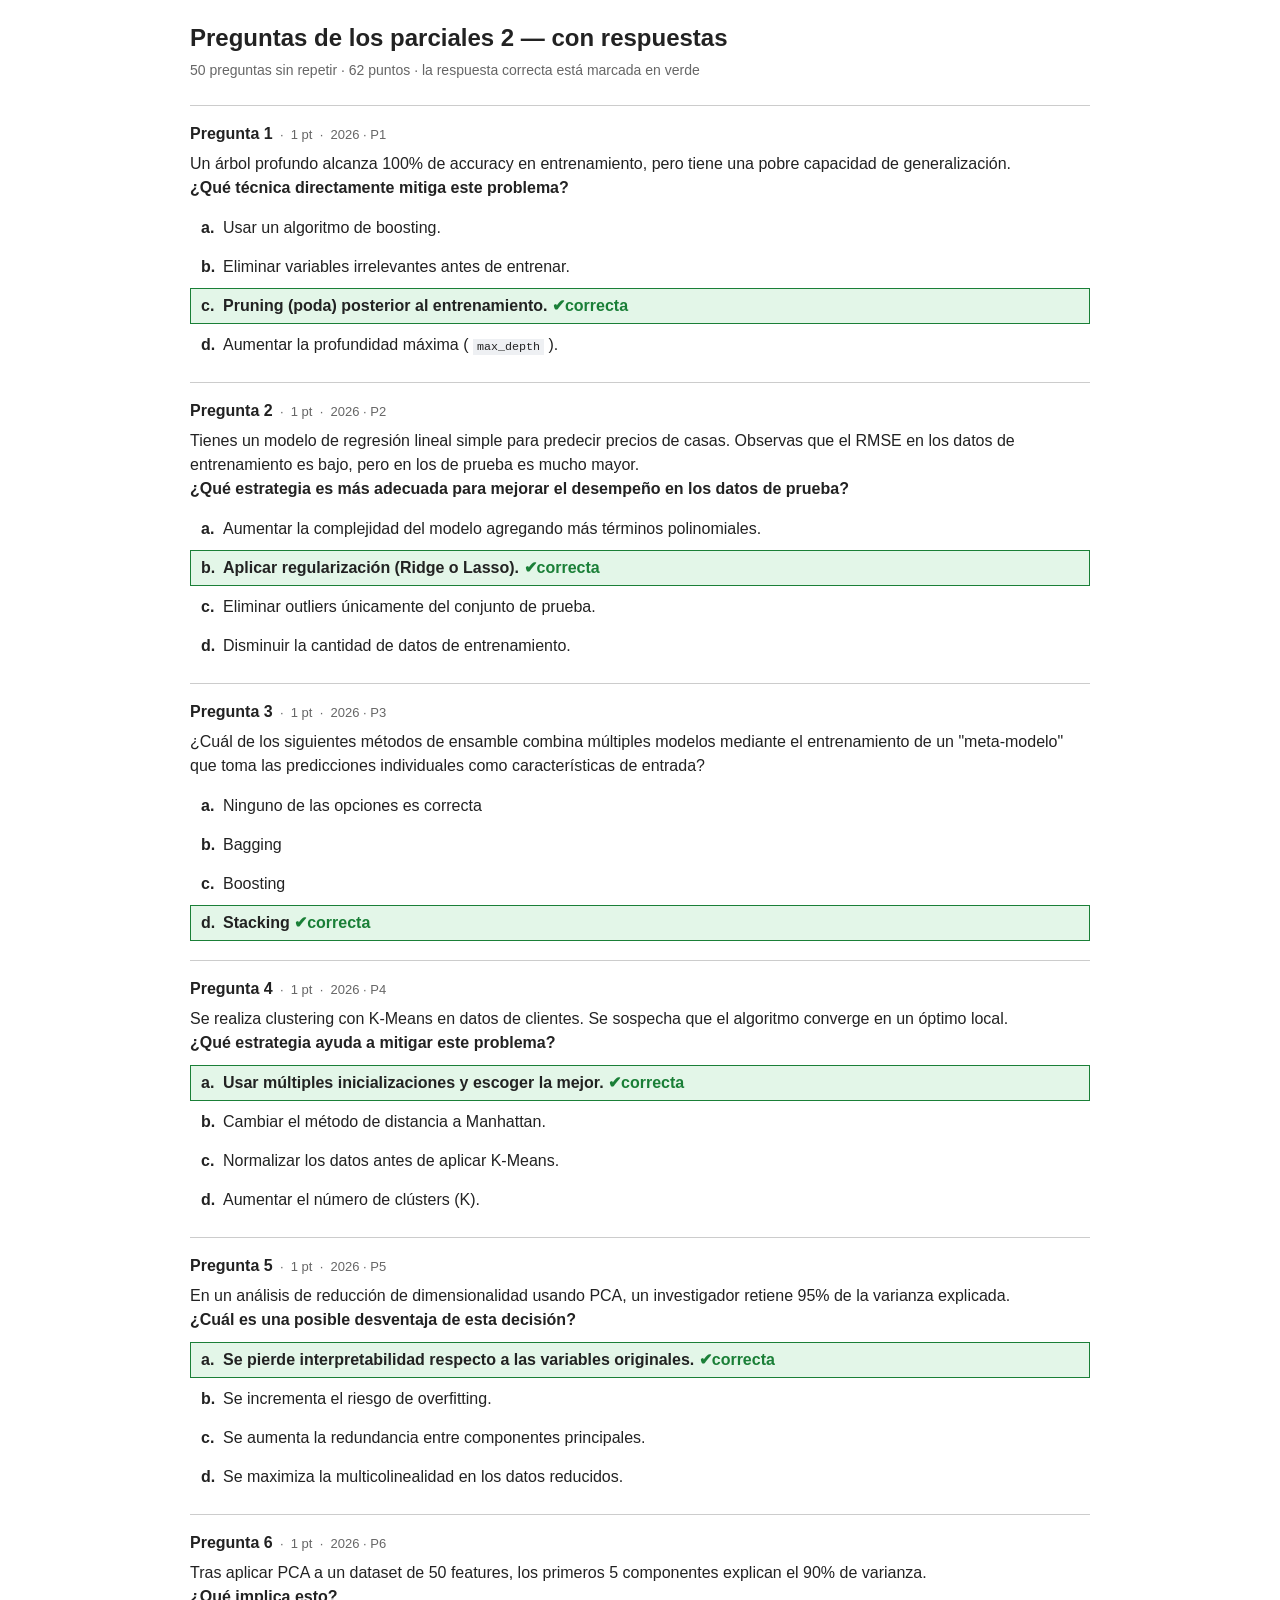
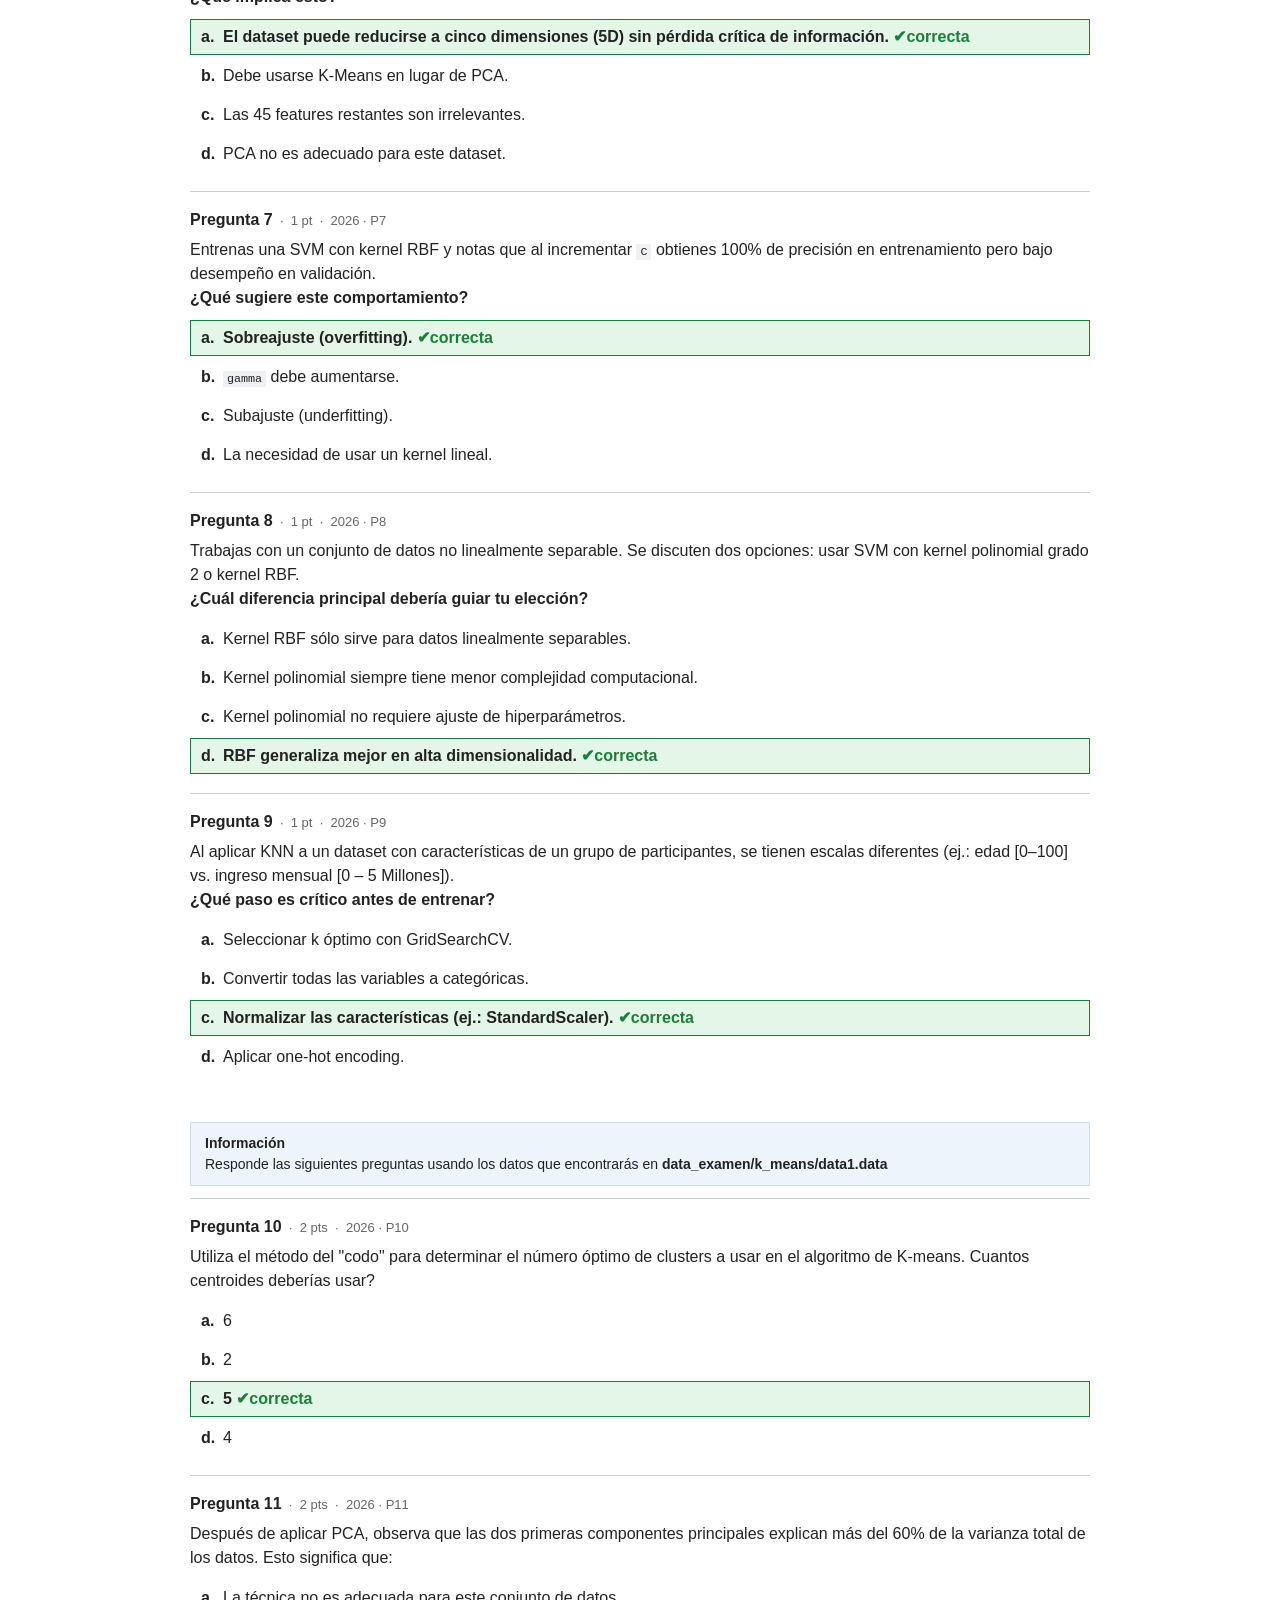
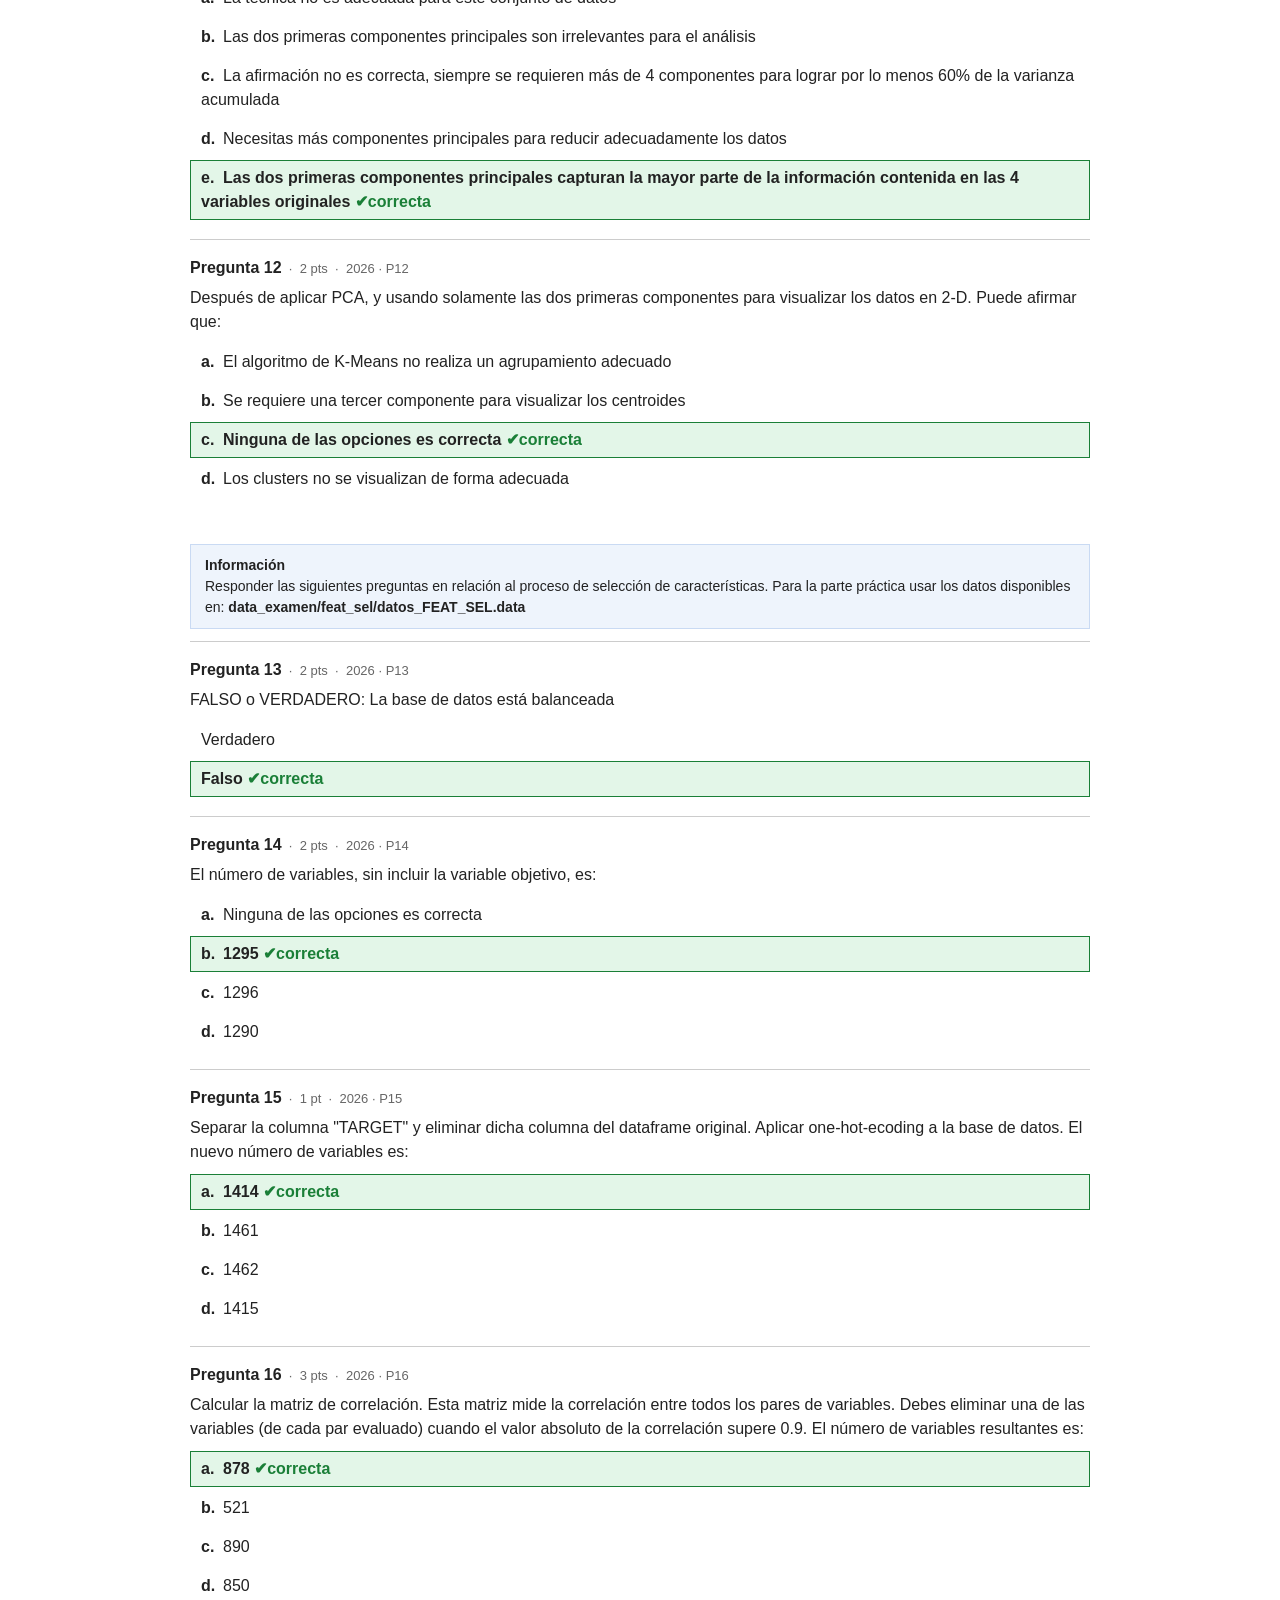
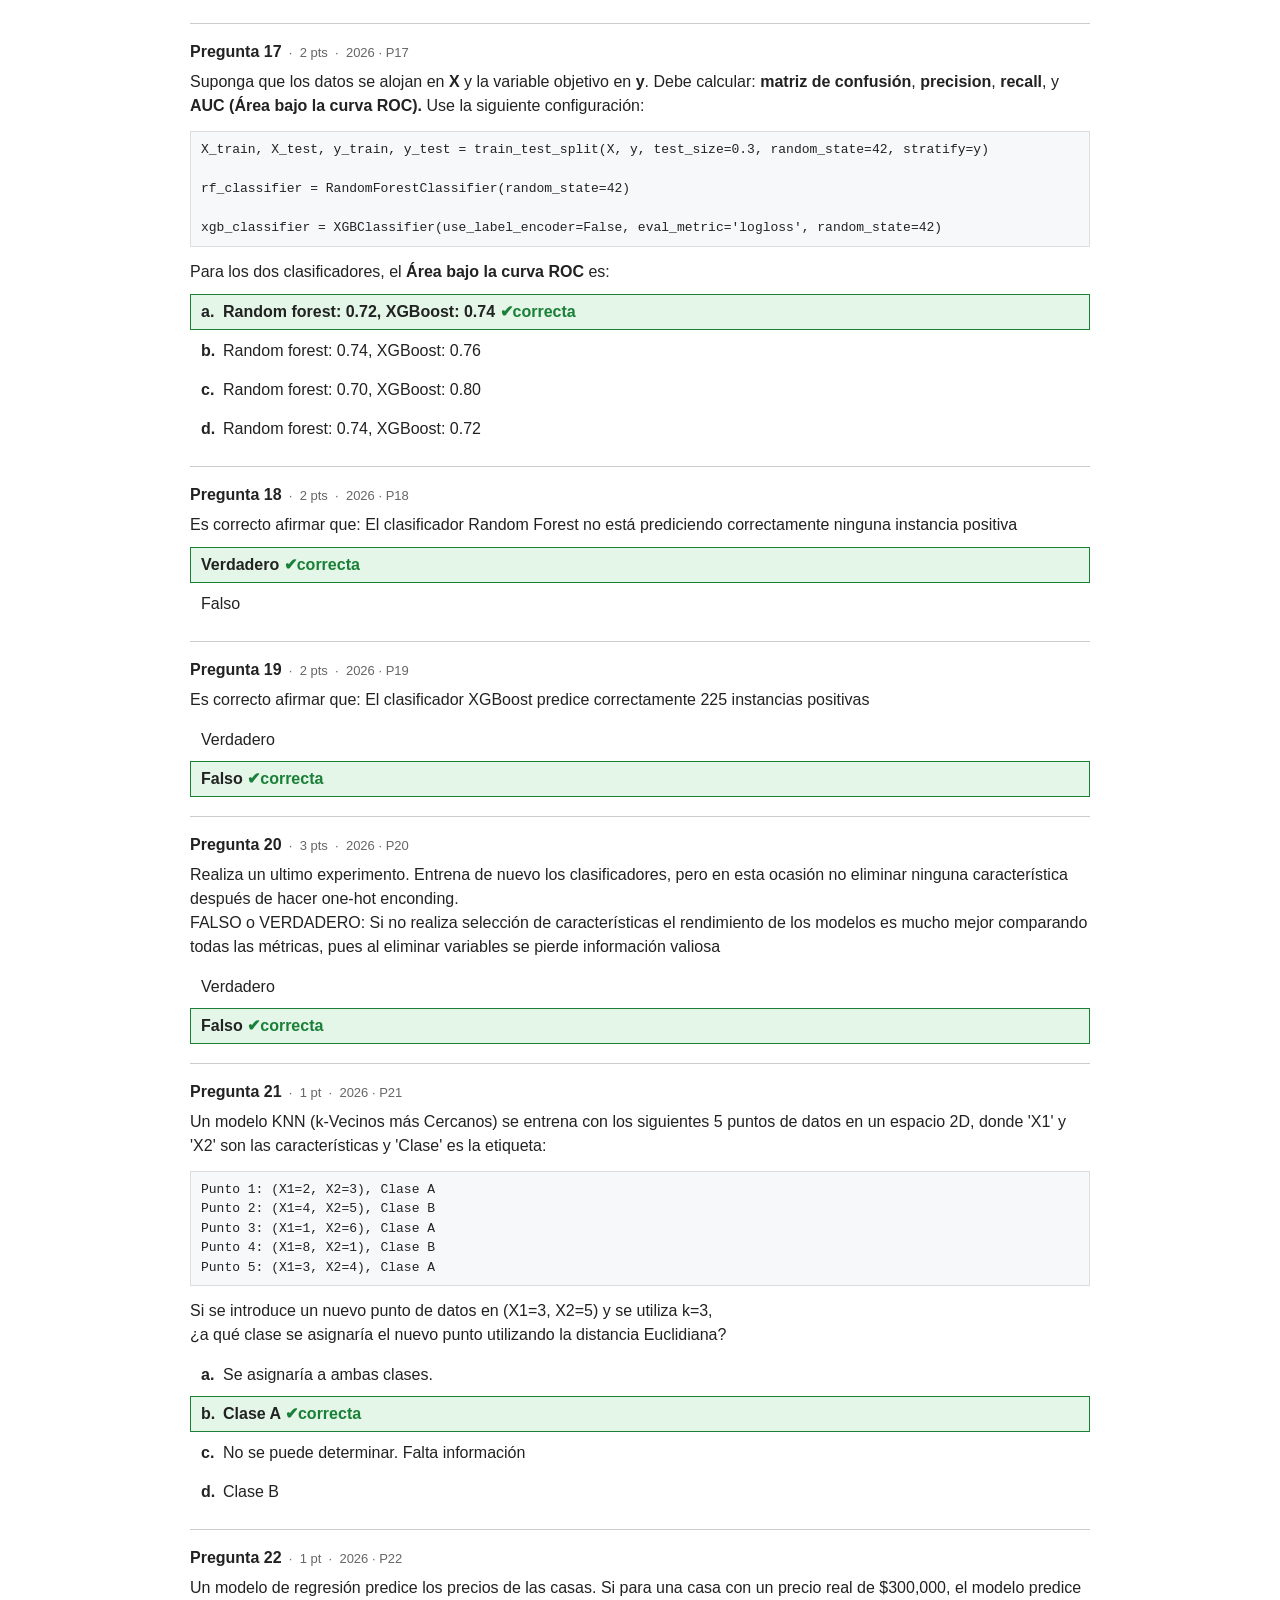
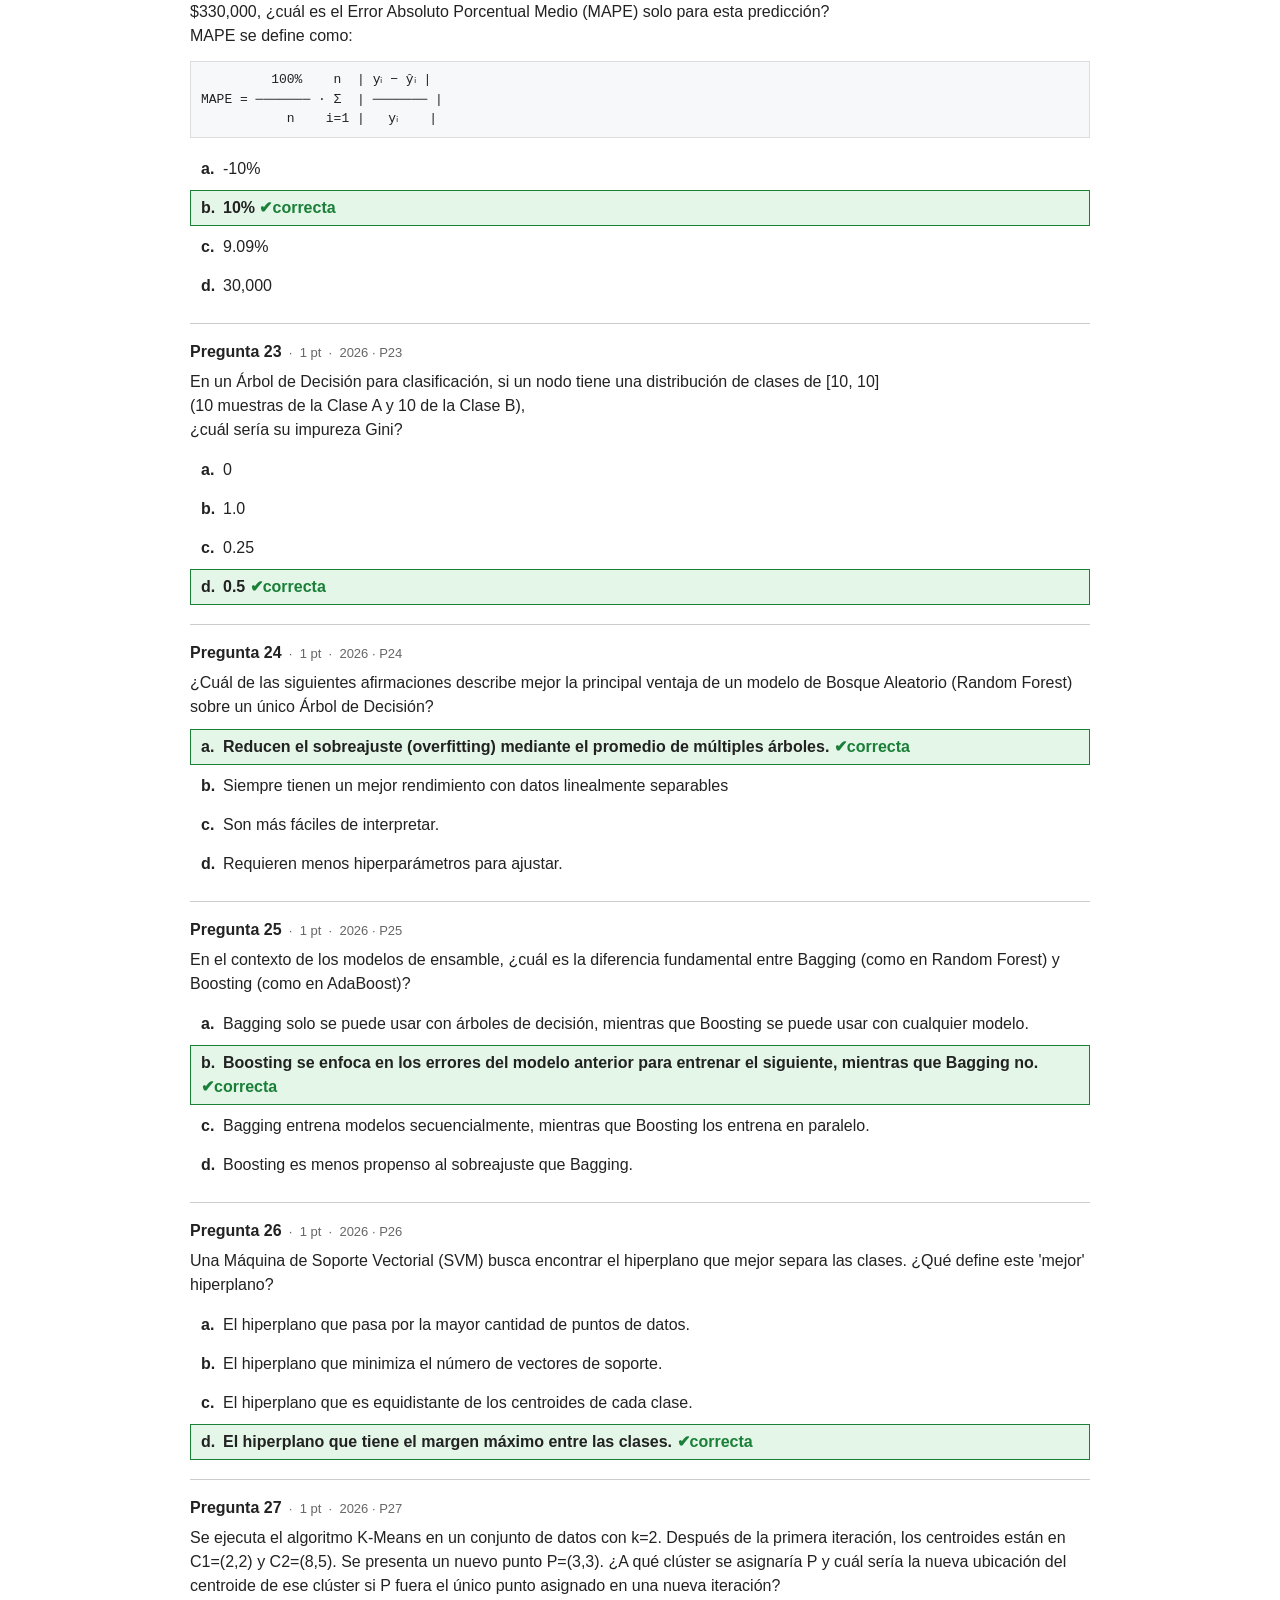
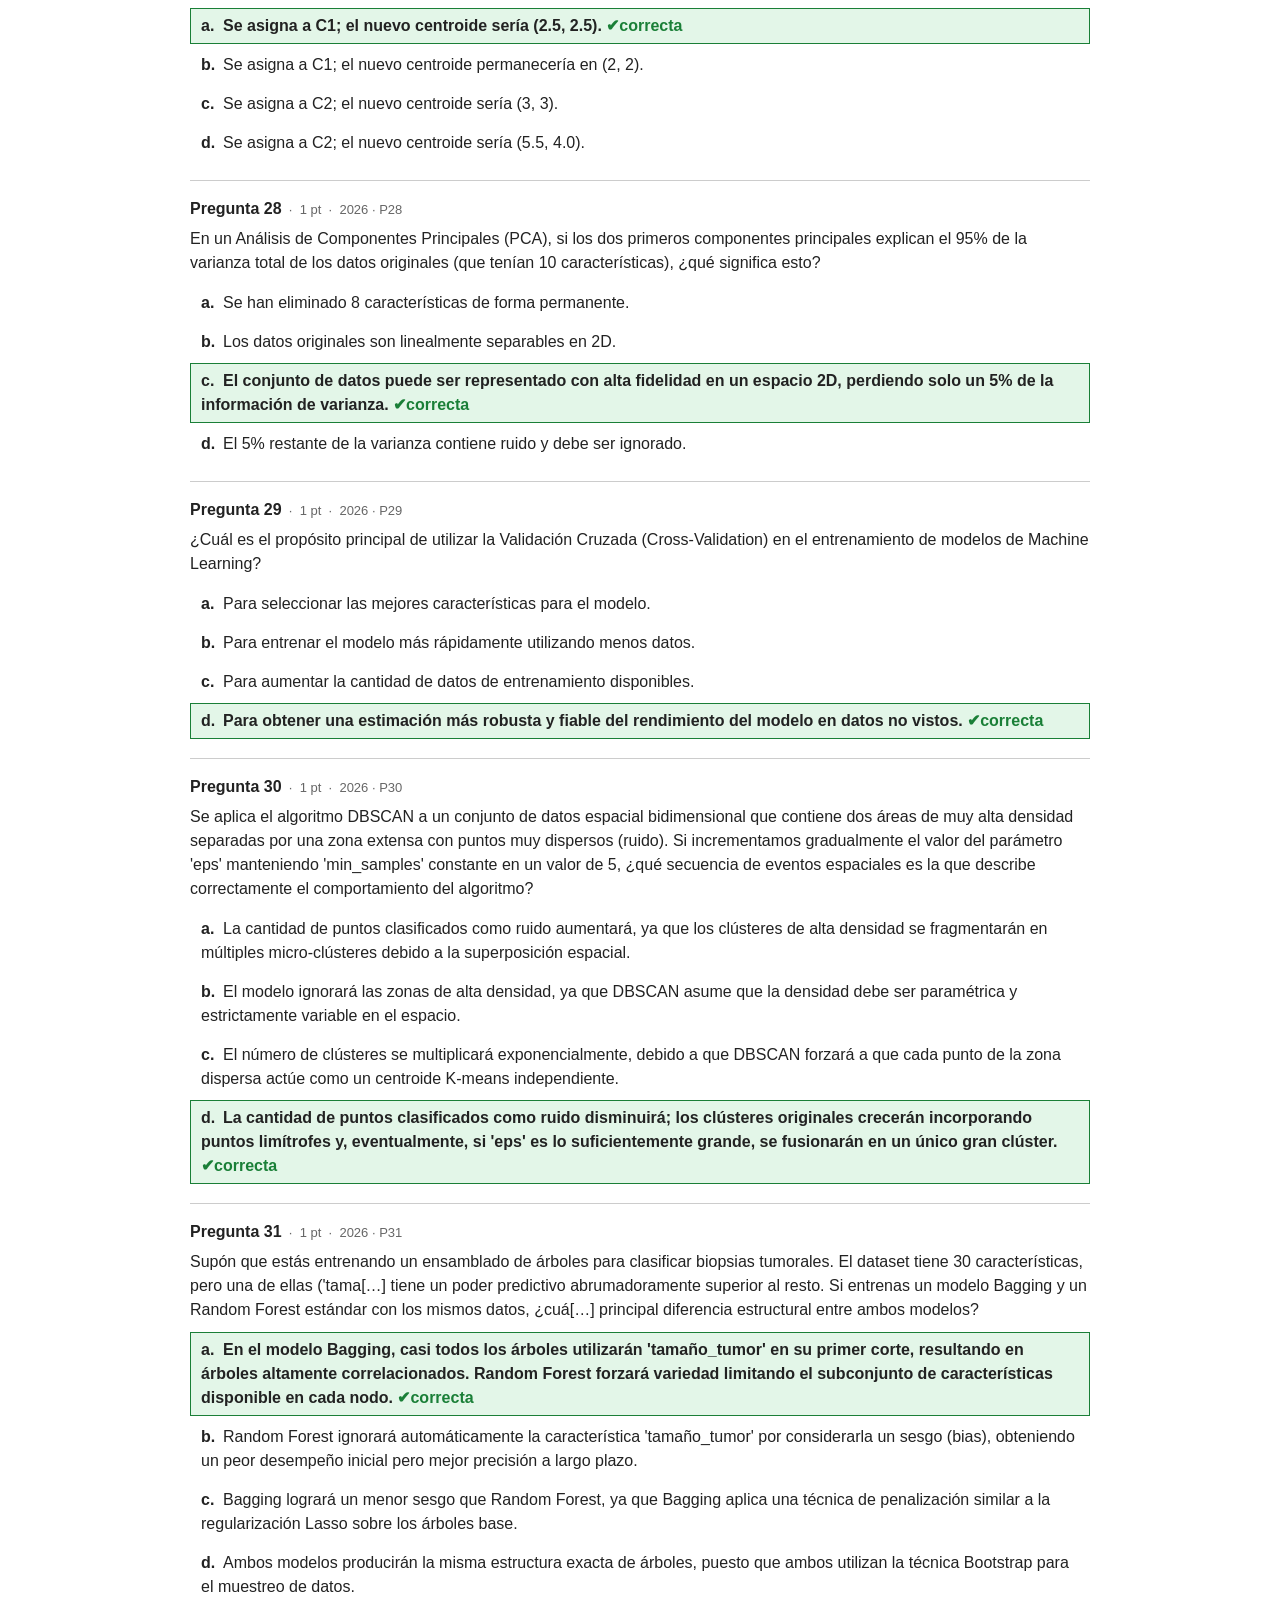
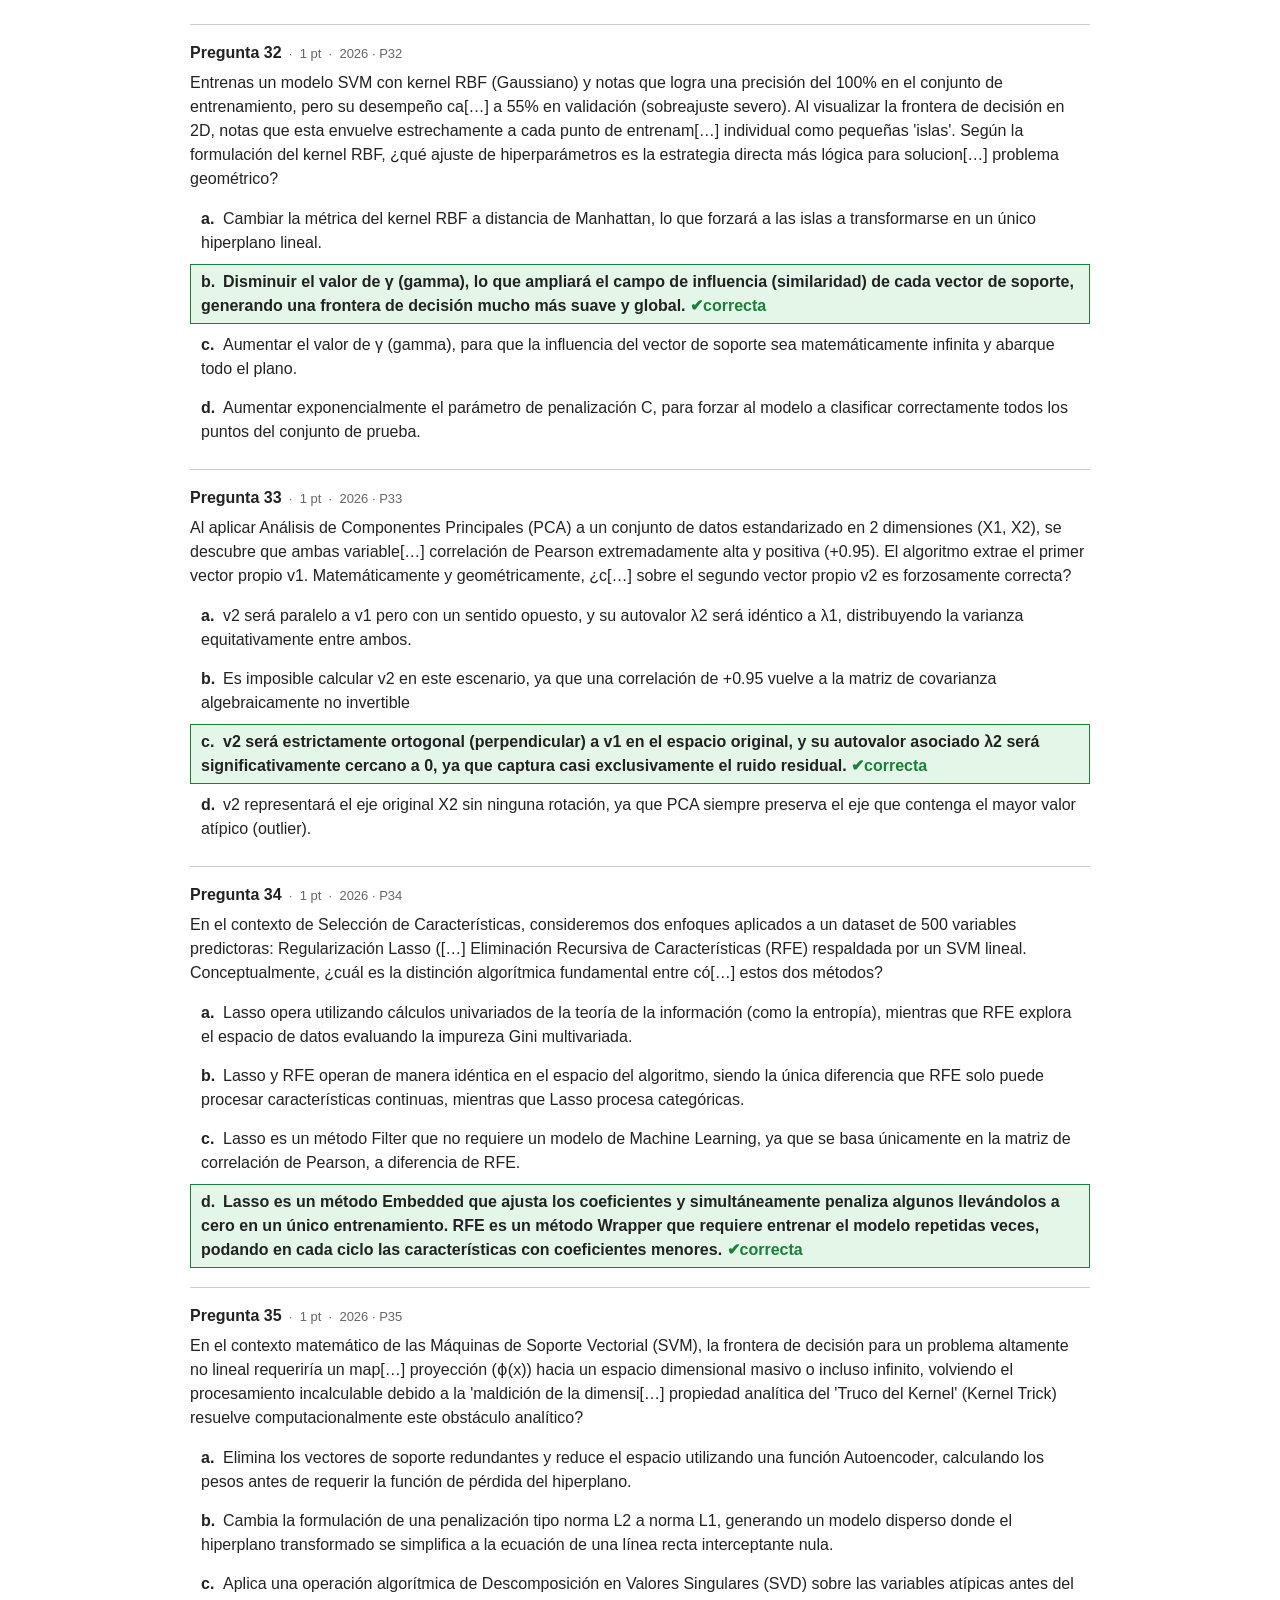
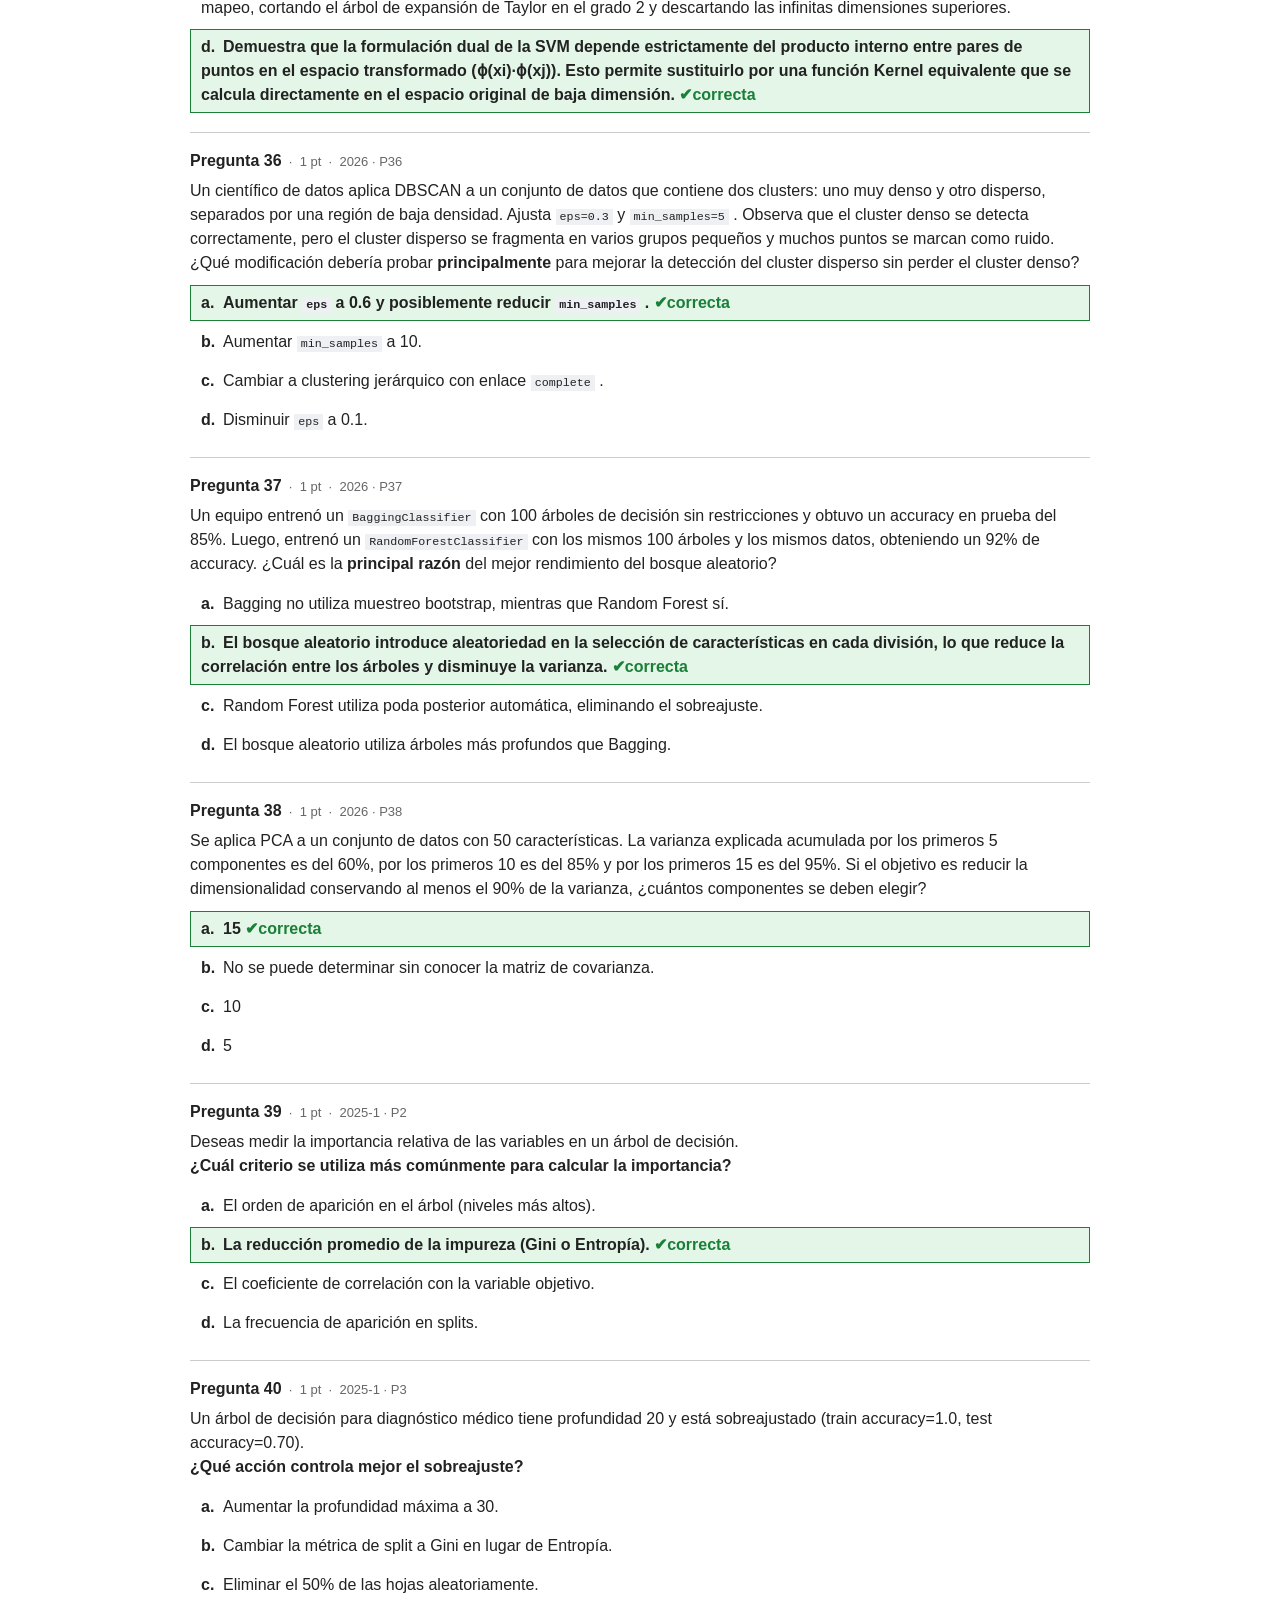
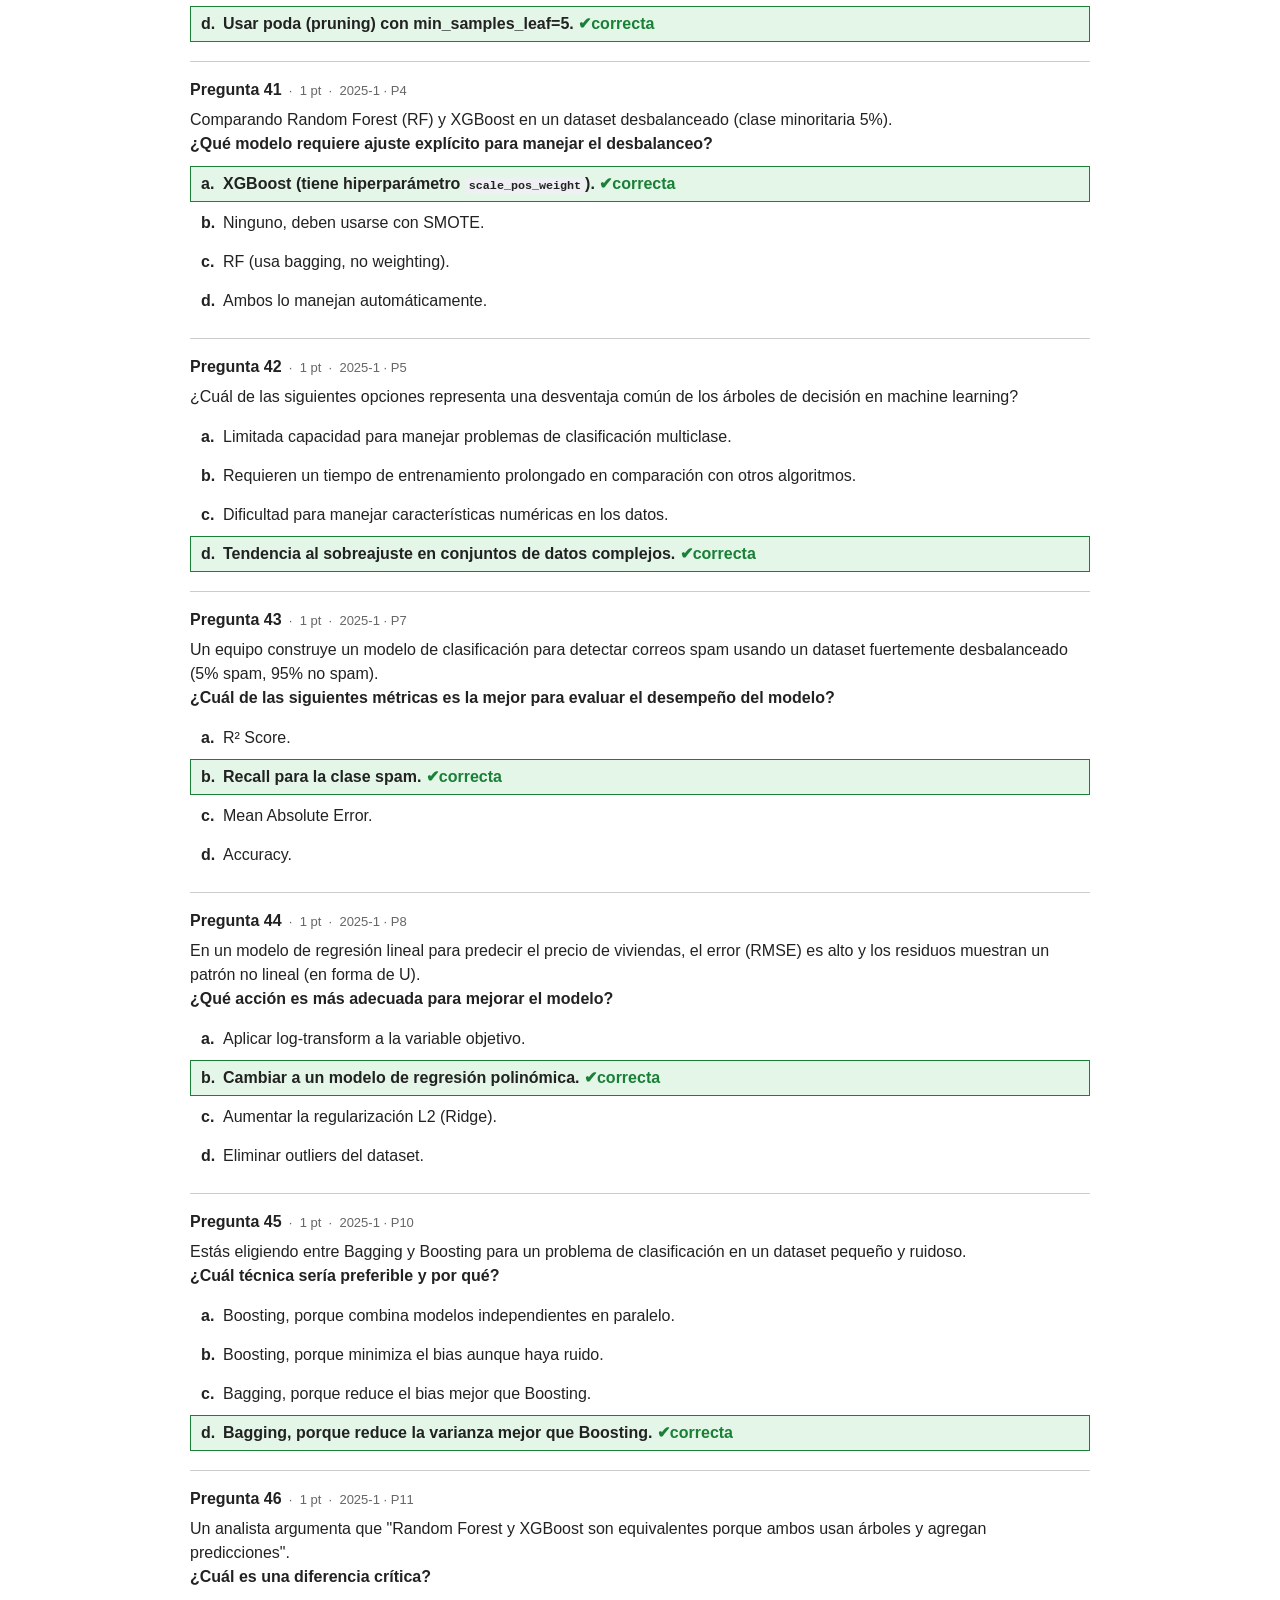
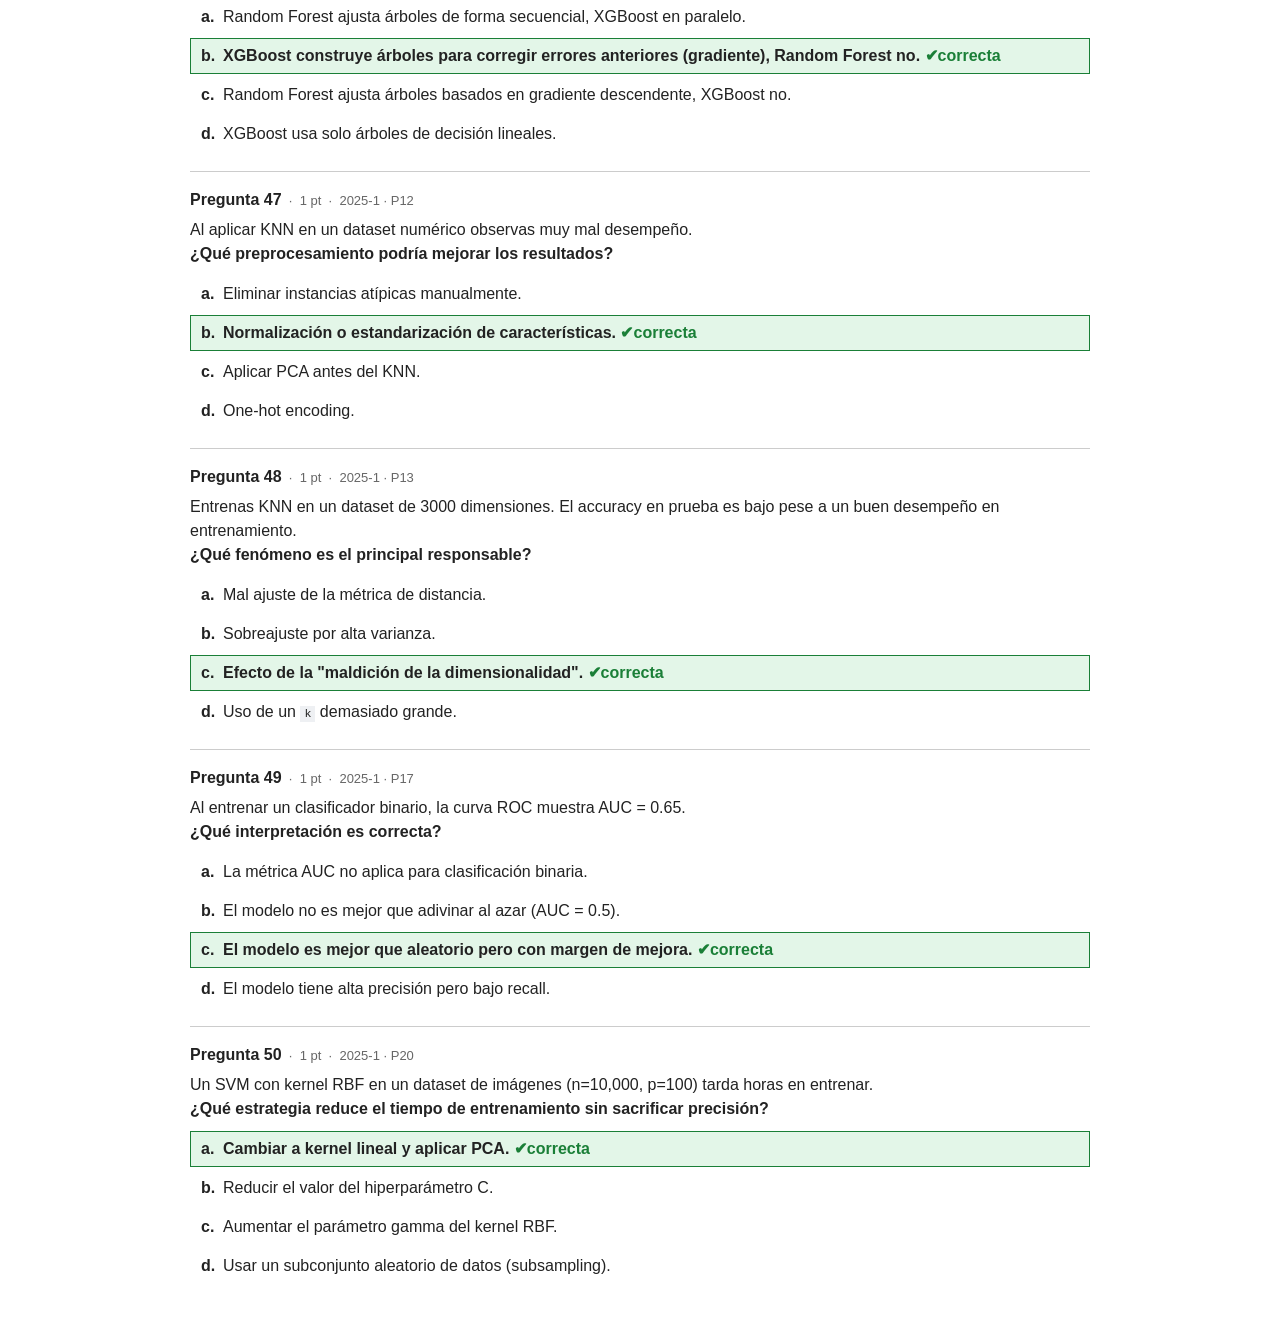
<file: APO/Examenes2/index.html>
<!DOCTYPE html>
<html lang="es">
<head>
<meta charset="UTF-8">
<meta name="viewport" content="width=device-width, initial-scale=1.0">
<title>APO — Parciales 2 (respuestas)</title>
<style>
body{font-family:Arial,Helvetica,sans-serif;max-width:900px;margin:0 auto;padding:20px 16px;color:#222;line-height:1.5;background:#fff}
h1{font-size:24px;margin:0 0 4px}
.sub{color:#666;font-size:14px;margin:0 0 24px}
.info{background:#eef4fc;border:1px solid #c9daf3;padding:10px 14px;margin:28px 0 12px;font-size:14px}
.q{border-top:1px solid #ccc;padding:16px 0}
.cab{font-size:13px;color:#666;margin-bottom:6px}
.cab b{font-size:16px;color:#222}
.txt{margin:0 0 10px}
pre{background:#f6f8fa;border:1px solid #ddd;padding:8px 10px;font-size:13px;overflow-x:auto}
code{background:#eef0f3;padding:1px 4px;font-size:.9em}
ul{list-style:none;margin:0;padding:0}
li{padding:5px 10px;margin:3px 0;border:1px solid transparent}
li .l{font-weight:bold;display:inline-block;min-width:22px}
li.ok{background:#e3f6e8;border-color:#1a7f37;font-weight:bold}
li.ok::after{content:" \2714 correcta";color:#1a7f37;font-weight:bold}
@media print{li.ok{-webkit-print-color-adjust:exact;print-color-adjust:exact}}
</style>
</head>
<body>
<h1>Preguntas de los parciales 2 — con respuestas</h1>
<p class="sub">50 preguntas sin repetir · 62 puntos · la respuesta correcta está marcada en verde</p>

<div class="q" id="p1">
  <div class="cab"><b>Pregunta 1</b> &nbsp;·&nbsp; 1 pt &nbsp;·&nbsp; 2026 · P1</div>
  <div class="txt">Un árbol profundo alcanza 100% de accuracy en entrenamiento, pero tiene una pobre capacidad de generalización.<br><b>¿Qué técnica directamente mitiga este problema?</b></div>
  <ul>
    <li><span class="l">a.</span>Usar un algoritmo de boosting.</li>
    <li><span class="l">b.</span>Eliminar variables irrelevantes antes de entrenar.</li>
    <li class="ok"><span class="l">c.</span>Pruning (poda) posterior al entrenamiento.</li>
    <li><span class="l">d.</span>Aumentar la profundidad máxima ( <code>max_depth</code> ).</li>
  </ul>
</div>
<div class="q" id="p2">
  <div class="cab"><b>Pregunta 2</b> &nbsp;·&nbsp; 1 pt &nbsp;·&nbsp; 2026 · P2</div>
  <div class="txt">Tienes un modelo de regresión lineal simple para predecir precios de casas. Observas que el RMSE en los datos de entrenamiento es bajo, pero en los de prueba es mucho mayor.<br><b>¿Qué estrategia es más adecuada para mejorar el desempeño en los datos de prueba?</b></div>
  <ul>
    <li><span class="l">a.</span>Aumentar la complejidad del modelo agregando más términos polinomiales.</li>
    <li class="ok"><span class="l">b.</span>Aplicar regularización (Ridge o Lasso).</li>
    <li><span class="l">c.</span>Eliminar outliers únicamente del conjunto de prueba.</li>
    <li><span class="l">d.</span>Disminuir la cantidad de datos de entrenamiento.</li>
  </ul>
</div>
<div class="q" id="p3">
  <div class="cab"><b>Pregunta 3</b> &nbsp;·&nbsp; 1 pt &nbsp;·&nbsp; 2026 · P3</div>
  <div class="txt">¿Cuál de los siguientes métodos de ensamble combina múltiples modelos mediante el entrenamiento de un "meta-modelo" que toma las predicciones individuales como características de entrada?</div>
  <ul>
    <li><span class="l">a.</span>Ninguno de las opciones es correcta</li>
    <li><span class="l">b.</span>Bagging</li>
    <li><span class="l">c.</span>Boosting</li>
    <li class="ok"><span class="l">d.</span>Stacking</li>
  </ul>
</div>
<div class="q" id="p4">
  <div class="cab"><b>Pregunta 4</b> &nbsp;·&nbsp; 1 pt &nbsp;·&nbsp; 2026 · P4</div>
  <div class="txt">Se realiza clustering con K-Means en datos de clientes. Se sospecha que el algoritmo converge en un óptimo local.<br><b>¿Qué estrategia ayuda a mitigar este problema?</b></div>
  <ul>
    <li class="ok"><span class="l">a.</span>Usar múltiples inicializaciones y escoger la mejor.</li>
    <li><span class="l">b.</span>Cambiar el método de distancia a Manhattan.</li>
    <li><span class="l">c.</span>Normalizar los datos antes de aplicar K-Means.</li>
    <li><span class="l">d.</span>Aumentar el número de clústers (K).</li>
  </ul>
</div>
<div class="q" id="p5">
  <div class="cab"><b>Pregunta 5</b> &nbsp;·&nbsp; 1 pt &nbsp;·&nbsp; 2026 · P5</div>
  <div class="txt">En un análisis de reducción de dimensionalidad usando PCA, un investigador retiene 95% de la varianza explicada.<br><b>¿Cuál es una posible desventaja de esta decisión?</b></div>
  <ul>
    <li class="ok"><span class="l">a.</span>Se pierde interpretabilidad respecto a las variables originales.</li>
    <li><span class="l">b.</span>Se incrementa el riesgo de overfitting.</li>
    <li><span class="l">c.</span>Se aumenta la redundancia entre componentes principales.</li>
    <li><span class="l">d.</span>Se maximiza la multicolinealidad en los datos reducidos.</li>
  </ul>
</div>
<div class="q" id="p6">
  <div class="cab"><b>Pregunta 6</b> &nbsp;·&nbsp; 1 pt &nbsp;·&nbsp; 2026 · P6</div>
  <div class="txt">Tras aplicar PCA a un dataset de 50 features, los primeros 5 componentes explican el 90% de varianza.<br><b>¿Qué implica esto?</b></div>
  <ul>
    <li class="ok"><span class="l">a.</span>El dataset puede reducirse a cinco dimensiones (5D) sin pérdida crítica de información.</li>
    <li><span class="l">b.</span>Debe usarse K-Means en lugar de PCA.</li>
    <li><span class="l">c.</span>Las 45 features restantes son irrelevantes.</li>
    <li><span class="l">d.</span>PCA no es adecuado para este dataset.</li>
  </ul>
</div>
<div class="q" id="p7">
  <div class="cab"><b>Pregunta 7</b> &nbsp;·&nbsp; 1 pt &nbsp;·&nbsp; 2026 · P7</div>
  <div class="txt">Entrenas una SVM con kernel RBF y notas que al incrementar <code>C</code> obtienes 100% de precisión en entrenamiento pero bajo desempeño en validación.<br><b>¿Qué sugiere este comportamiento?</b></div>
  <ul>
    <li class="ok"><span class="l">a.</span>Sobreajuste (overfitting).</li>
    <li><span class="l">b.</span><code>gamma</code> debe aumentarse.</li>
    <li><span class="l">c.</span>Subajuste (underfitting).</li>
    <li><span class="l">d.</span>La necesidad de usar un kernel lineal.</li>
  </ul>
</div>
<div class="q" id="p8">
  <div class="cab"><b>Pregunta 8</b> &nbsp;·&nbsp; 1 pt &nbsp;·&nbsp; 2026 · P8</div>
  <div class="txt">Trabajas con un conjunto de datos no linealmente separable. Se discuten dos opciones: usar SVM con kernel polinomial grado 2 o kernel RBF.<br><b>¿Cuál diferencia principal debería guiar tu elección?</b></div>
  <ul>
    <li><span class="l">a.</span>Kernel RBF sólo sirve para datos linealmente separables.</li>
    <li><span class="l">b.</span>Kernel polinomial siempre tiene menor complejidad computacional.</li>
    <li><span class="l">c.</span>Kernel polinomial no requiere ajuste de hiperparámetros.</li>
    <li class="ok"><span class="l">d.</span>RBF generaliza mejor en alta dimensionalidad.</li>
  </ul>
</div>
<div class="q" id="p9">
  <div class="cab"><b>Pregunta 9</b> &nbsp;·&nbsp; 1 pt &nbsp;·&nbsp; 2026 · P9</div>
  <div class="txt">Al aplicar KNN a un dataset con características de un grupo de participantes, se tienen escalas diferentes (ej.: edad [0–100] vs. ingreso mensual [0 – 5 Millones]).<br><b>¿Qué paso es crítico antes de entrenar?</b></div>
  <ul>
    <li><span class="l">a.</span>Seleccionar k óptimo con GridSearchCV.</li>
    <li><span class="l">b.</span>Convertir todas las variables a categóricas.</li>
    <li class="ok"><span class="l">c.</span>Normalizar las características (ej.: StandardScaler).</li>
    <li><span class="l">d.</span>Aplicar one-hot encoding.</li>
  </ul>
</div>
<div class="info"><b>Información</b><br>Responde las siguientes preguntas usando los datos que encontrarás en <b>data_examen/k_means/data1.data</b></div>
<div class="q" id="p10">
  <div class="cab"><b>Pregunta 10</b> &nbsp;·&nbsp; 2 pts &nbsp;·&nbsp; 2026 · P10</div>
  <div class="txt">Utiliza el método del "codo" para determinar el número óptimo de clusters a usar en el algoritmo de K-means. Cuantos centroides deberías usar?</div>
  <ul>
    <li><span class="l">a.</span>6</li>
    <li><span class="l">b.</span>2</li>
    <li class="ok"><span class="l">c.</span>5</li>
    <li><span class="l">d.</span>4</li>
  </ul>
</div>
<div class="q" id="p11">
  <div class="cab"><b>Pregunta 11</b> &nbsp;·&nbsp; 2 pts &nbsp;·&nbsp; 2026 · P11</div>
  <div class="txt">Después de aplicar PCA, observa que las dos primeras componentes principales explican más del 60% de la varianza total de los datos. Esto significa que:</div>
  <ul>
    <li><span class="l">a.</span>La técnica no es adecuada para este conjunto de datos</li>
    <li><span class="l">b.</span>Las dos primeras componentes principales son irrelevantes para el análisis</li>
    <li><span class="l">c.</span>La afirmación no es correcta, siempre se requieren más de 4 componentes para lograr por lo menos 60% de la varianza acumulada</li>
    <li><span class="l">d.</span>Necesitas más componentes principales para reducir adecuadamente los datos</li>
    <li class="ok"><span class="l">e.</span>Las dos primeras componentes principales capturan la mayor parte de la información contenida en las 4 variables originales</li>
  </ul>
</div>
<div class="q" id="p12">
  <div class="cab"><b>Pregunta 12</b> &nbsp;·&nbsp; 2 pts &nbsp;·&nbsp; 2026 · P12</div>
  <div class="txt">Después de aplicar PCA, y usando solamente las dos primeras componentes para visualizar los datos en 2-D. Puede afirmar que:</div>
  <ul>
    <li><span class="l">a.</span>El algoritmo de K-Means no realiza un agrupamiento adecuado</li>
    <li><span class="l">b.</span>Se requiere una tercer componente para visualizar los centroides</li>
    <li class="ok"><span class="l">c.</span>Ninguna de las opciones es correcta</li>
    <li><span class="l">d.</span>Los clusters no se visualizan de forma adecuada</li>
  </ul>
</div>
<div class="info"><b>Información</b><br>Responder las siguientes preguntas en relación al proceso de selección de características. Para la parte práctica usar los datos disponibles en: <b>data_examen/feat_sel/datos_FEAT_SEL.data</b></div>
<div class="q" id="p13">
  <div class="cab"><b>Pregunta 13</b> &nbsp;·&nbsp; 2 pts &nbsp;·&nbsp; 2026 · P13</div>
  <div class="txt">FALSO o VERDADERO: La base de datos está balanceada</div>
  <ul>
    <li>Verdadero</li>
    <li class="ok">Falso</li>
  </ul>
</div>
<div class="q" id="p14">
  <div class="cab"><b>Pregunta 14</b> &nbsp;·&nbsp; 2 pts &nbsp;·&nbsp; 2026 · P14</div>
  <div class="txt">El número de variables, sin incluir la variable objetivo, es:</div>
  <ul>
    <li><span class="l">a.</span>Ninguna de las opciones es correcta</li>
    <li class="ok"><span class="l">b.</span>1295</li>
    <li><span class="l">c.</span>1296</li>
    <li><span class="l">d.</span>1290</li>
  </ul>
</div>
<div class="q" id="p15">
  <div class="cab"><b>Pregunta 15</b> &nbsp;·&nbsp; 1 pt &nbsp;·&nbsp; 2026 · P15</div>
  <div class="txt">Separar la columna "TARGET" y eliminar dicha columna del dataframe original. Aplicar one-hot-ecoding a la base de datos. El nuevo número de variables es:</div>
  <ul>
    <li class="ok"><span class="l">a.</span>1414</li>
    <li><span class="l">b.</span>1461</li>
    <li><span class="l">c.</span>1462</li>
    <li><span class="l">d.</span>1415</li>
  </ul>
</div>
<div class="q" id="p16">
  <div class="cab"><b>Pregunta 16</b> &nbsp;·&nbsp; 3 pts &nbsp;·&nbsp; 2026 · P16</div>
  <div class="txt">Calcular la matriz de correlación. Esta matriz mide la correlación entre todos los pares de variables. Debes eliminar una de las variables (de cada par evaluado) cuando el valor absoluto de la correlación supere 0.9. El número de variables resultantes es:</div>
  <ul>
    <li class="ok"><span class="l">a.</span>878</li>
    <li><span class="l">b.</span>521</li>
    <li><span class="l">c.</span>890</li>
    <li><span class="l">d.</span>850</li>
  </ul>
</div>
<div class="q" id="p17">
  <div class="cab"><b>Pregunta 17</b> &nbsp;·&nbsp; 2 pts &nbsp;·&nbsp; 2026 · P17</div>
  <div class="txt">Suponga que los datos se alojan en <b>X</b> y la variable objetivo en <b>y</b>. Debe calcular: <b>matriz de confusión</b>, <b>precision</b>, <b>recall</b>, y <b>AUC (Área bajo la curva ROC).</b> Use la siguiente configuración:<pre>X_train, X_test, y_train, y_test = train_test_split(X, y, test_size=0.3, random_state=42, stratify=y)

rf_classifier = RandomForestClassifier(random_state=42)

xgb_classifier = XGBClassifier(use_label_encoder=False, eval_metric='logloss', random_state=42)</pre>Para los dos clasificadores, el <b>Área bajo la curva ROC</b> es:</div>
  <ul>
    <li class="ok"><span class="l">a.</span>Random forest: 0.72, XGBoost: 0.74</li>
    <li><span class="l">b.</span>Random forest: 0.74, XGBoost: 0.76</li>
    <li><span class="l">c.</span>Random forest: 0.70, XGBoost: 0.80</li>
    <li><span class="l">d.</span>Random forest: 0.74, XGBoost: 0.72</li>
  </ul>
</div>
<div class="q" id="p18">
  <div class="cab"><b>Pregunta 18</b> &nbsp;·&nbsp; 2 pts &nbsp;·&nbsp; 2026 · P18</div>
  <div class="txt">Es correcto afirmar que: El clasificador Random Forest no está prediciendo correctamente ninguna instancia positiva</div>
  <ul>
    <li class="ok">Verdadero</li>
    <li>Falso</li>
  </ul>
</div>
<div class="q" id="p19">
  <div class="cab"><b>Pregunta 19</b> &nbsp;·&nbsp; 2 pts &nbsp;·&nbsp; 2026 · P19</div>
  <div class="txt">Es correcto afirmar que: El clasificador XGBoost predice correctamente 225 instancias positivas</div>
  <ul>
    <li>Verdadero</li>
    <li class="ok">Falso</li>
  </ul>
</div>
<div class="q" id="p20">
  <div class="cab"><b>Pregunta 20</b> &nbsp;·&nbsp; 3 pts &nbsp;·&nbsp; 2026 · P20</div>
  <div class="txt">Realiza un ultimo experimento. Entrena de nuevo los clasificadores, pero en esta ocasión no eliminar ninguna característica después de hacer one-hot enconding.<br>FALSO o VERDADERO: Si no realiza selección de características el rendimiento de los modelos es mucho mejor comparando todas las métricas, pues al eliminar variables se pierde información valiosa</div>
  <ul>
    <li>Verdadero</li>
    <li class="ok">Falso</li>
  </ul>
</div>
<div class="q" id="p21">
  <div class="cab"><b>Pregunta 21</b> &nbsp;·&nbsp; 1 pt &nbsp;·&nbsp; 2026 · P21</div>
  <div class="txt">Un modelo KNN (k-Vecinos más Cercanos) se entrena con los siguientes 5 puntos de datos en un espacio 2D, donde 'X1' y 'X2' son las características y 'Clase' es la etiqueta:<pre>Punto 1: (X1=2, X2=3), Clase A
Punto 2: (X1=4, X2=5), Clase B
Punto 3: (X1=1, X2=6), Clase A
Punto 4: (X1=8, X2=1), Clase B
Punto 5: (X1=3, X2=4), Clase A</pre>Si se introduce un nuevo punto de datos en (X1=3, X2=5) y se utiliza k=3,<br>¿a qué clase se asignaría el nuevo punto utilizando la distancia Euclidiana?</div>
  <ul>
    <li><span class="l">a.</span>Se asignaría a ambas clases.</li>
    <li class="ok"><span class="l">b.</span>Clase A</li>
    <li><span class="l">c.</span>No se puede determinar. Falta información</li>
    <li><span class="l">d.</span>Clase B</li>
  </ul>
</div>
<div class="q" id="p22">
  <div class="cab"><b>Pregunta 22</b> &nbsp;·&nbsp; 1 pt &nbsp;·&nbsp; 2026 · P22</div>
  <div class="txt">Un modelo de regresión predice los precios de las casas. Si para una casa con un precio real de $300,000, el modelo predice $330,000, ¿cuál es el Error Absoluto Porcentual Medio (MAPE) solo para esta predicción?<br>MAPE se define como:<pre>         100%    n  | yᵢ − ŷᵢ |
MAPE = ─────── · Σ  | ─────── |
           n    i=1 |   yᵢ    |</pre></div>
  <ul>
    <li><span class="l">a.</span>-10%</li>
    <li class="ok"><span class="l">b.</span>10%</li>
    <li><span class="l">c.</span>9.09%</li>
    <li><span class="l">d.</span>30,000</li>
  </ul>
</div>
<div class="q" id="p23">
  <div class="cab"><b>Pregunta 23</b> &nbsp;·&nbsp; 1 pt &nbsp;·&nbsp; 2026 · P23</div>
  <div class="txt">En un Árbol de Decisión para clasificación, si un nodo tiene una distribución de clases de [10, 10]<br>(10 muestras de la Clase A y 10 de la Clase B),<br>¿cuál sería su impureza Gini?</div>
  <ul>
    <li><span class="l">a.</span>0</li>
    <li><span class="l">b.</span>1.0</li>
    <li><span class="l">c.</span>0.25</li>
    <li class="ok"><span class="l">d.</span>0.5</li>
  </ul>
</div>
<div class="q" id="p24">
  <div class="cab"><b>Pregunta 24</b> &nbsp;·&nbsp; 1 pt &nbsp;·&nbsp; 2026 · P24</div>
  <div class="txt">¿Cuál de las siguientes afirmaciones describe mejor la principal ventaja de un modelo de Bosque Aleatorio (Random Forest) sobre un único Árbol de Decisión?</div>
  <ul>
    <li class="ok"><span class="l">a.</span>Reducen el sobreajuste (overfitting) mediante el promedio de múltiples árboles.</li>
    <li><span class="l">b.</span>Siempre tienen un mejor rendimiento con datos linealmente separables</li>
    <li><span class="l">c.</span>Son más fáciles de interpretar.</li>
    <li><span class="l">d.</span>Requieren menos hiperparámetros para ajustar.</li>
  </ul>
</div>
<div class="q" id="p25">
  <div class="cab"><b>Pregunta 25</b> &nbsp;·&nbsp; 1 pt &nbsp;·&nbsp; 2026 · P25</div>
  <div class="txt">En el contexto de los modelos de ensamble, ¿cuál es la diferencia fundamental entre Bagging (como en Random Forest) y Boosting (como en AdaBoost)?</div>
  <ul>
    <li><span class="l">a.</span>Bagging solo se puede usar con árboles de decisión, mientras que Boosting se puede usar con cualquier modelo.</li>
    <li class="ok"><span class="l">b.</span>Boosting se enfoca en los errores del modelo anterior para entrenar el siguiente, mientras que Bagging no.</li>
    <li><span class="l">c.</span>Bagging entrena modelos secuencialmente, mientras que Boosting los entrena en paralelo.</li>
    <li><span class="l">d.</span>Boosting es menos propenso al sobreajuste que Bagging.</li>
  </ul>
</div>
<div class="q" id="p26">
  <div class="cab"><b>Pregunta 26</b> &nbsp;·&nbsp; 1 pt &nbsp;·&nbsp; 2026 · P26</div>
  <div class="txt">Una Máquina de Soporte Vectorial (SVM) busca encontrar el hiperplano que mejor separa las clases. ¿Qué define este 'mejor' hiperplano?</div>
  <ul>
    <li><span class="l">a.</span>El hiperplano que pasa por la mayor cantidad de puntos de datos.</li>
    <li><span class="l">b.</span>El hiperplano que minimiza el número de vectores de soporte.</li>
    <li><span class="l">c.</span>El hiperplano que es equidistante de los centroides de cada clase.</li>
    <li class="ok"><span class="l">d.</span>El hiperplano que tiene el margen máximo entre las clases.</li>
  </ul>
</div>
<div class="q" id="p27">
  <div class="cab"><b>Pregunta 27</b> &nbsp;·&nbsp; 1 pt &nbsp;·&nbsp; 2026 · P27</div>
  <div class="txt">Se ejecuta el algoritmo K-Means en un conjunto de datos con k=2. Después de la primera iteración, los centroides están en C1=(2,2) y C2=(8,5). Se presenta un nuevo punto P=(3,3). ¿A qué clúster se asignaría P y cuál sería la nueva ubicación del centroide de ese clúster si P fuera el único punto asignado en una nueva iteración?</div>
  <ul>
    <li class="ok"><span class="l">a.</span>Se asigna a C1; el nuevo centroide sería (2.5, 2.5).</li>
    <li><span class="l">b.</span>Se asigna a C1; el nuevo centroide permanecería en (2, 2).</li>
    <li><span class="l">c.</span>Se asigna a C2; el nuevo centroide sería (3, 3).</li>
    <li><span class="l">d.</span>Se asigna a C2; el nuevo centroide sería (5.5, 4.0).</li>
  </ul>
</div>
<div class="q" id="p28">
  <div class="cab"><b>Pregunta 28</b> &nbsp;·&nbsp; 1 pt &nbsp;·&nbsp; 2026 · P28</div>
  <div class="txt">En un Análisis de Componentes Principales (PCA), si los dos primeros componentes principales explican el 95% de la varianza total de los datos originales (que tenían 10 características), ¿qué significa esto?</div>
  <ul>
    <li><span class="l">a.</span>Se han eliminado 8 características de forma permanente.</li>
    <li><span class="l">b.</span>Los datos originales son linealmente separables en 2D.</li>
    <li class="ok"><span class="l">c.</span>El conjunto de datos puede ser representado con alta fidelidad en un espacio 2D, perdiendo solo un 5% de la información de varianza.</li>
    <li><span class="l">d.</span>El 5% restante de la varianza contiene ruido y debe ser ignorado.</li>
  </ul>
</div>
<div class="q" id="p29">
  <div class="cab"><b>Pregunta 29</b> &nbsp;·&nbsp; 1 pt &nbsp;·&nbsp; 2026 · P29</div>
  <div class="txt">¿Cuál es el propósito principal de utilizar la Validación Cruzada (Cross-Validation) en el entrenamiento de modelos de Machine Learning?</div>
  <ul>
    <li><span class="l">a.</span>Para seleccionar las mejores características para el modelo.</li>
    <li><span class="l">b.</span>Para entrenar el modelo más rápidamente utilizando menos datos.</li>
    <li><span class="l">c.</span>Para aumentar la cantidad de datos de entrenamiento disponibles.</li>
    <li class="ok"><span class="l">d.</span>Para obtener una estimación más robusta y fiable del rendimiento del modelo en datos no vistos.</li>
  </ul>
</div>
<div class="q" id="p30">
  <div class="cab"><b>Pregunta 30</b> &nbsp;·&nbsp; 1 pt &nbsp;·&nbsp; 2026 · P30</div>
  <div class="txt">Se aplica el algoritmo DBSCAN a un conjunto de datos espacial bidimensional que contiene dos áreas de muy alta densidad separadas por una zona extensa con puntos muy dispersos (ruido). Si incrementamos gradualmente el valor del parámetro 'eps' manteniendo 'min_samples' constante en un valor de 5, ¿qué secuencia de eventos espaciales es la que describe correctamente el comportamiento del algoritmo?</div>
  <ul>
    <li><span class="l">a.</span>La cantidad de puntos clasificados como ruido aumentará, ya que los clústeres de alta densidad se fragmentarán en múltiples micro-clústeres debido a la superposición espacial.</li>
    <li><span class="l">b.</span>El modelo ignorará las zonas de alta densidad, ya que DBSCAN asume que la densidad debe ser paramétrica y estrictamente variable en el espacio.</li>
    <li><span class="l">c.</span>El número de clústeres se multiplicará exponencialmente, debido a que DBSCAN forzará a que cada punto de la zona dispersa actúe como un centroide K-means independiente.</li>
    <li class="ok"><span class="l">d.</span>La cantidad de puntos clasificados como ruido disminuirá; los clústeres originales crecerán incorporando puntos limítrofes y, eventualmente, si 'eps' es lo suficientemente grande, se fusionarán en un único gran clúster.</li>
  </ul>
</div>
<div class="q" id="p31">
  <div class="cab"><b>Pregunta 31</b> &nbsp;·&nbsp; 1 pt &nbsp;·&nbsp; 2026 · P31</div>
  <div class="txt">Supón que estás entrenando un ensamblado de árboles para clasificar biopsias tumorales. El dataset tiene 30 características, pero una de ellas ('tama[…] tiene un poder predictivo abrumadoramente superior al resto. Si entrenas un modelo Bagging y un Random Forest estándar con los mismos datos, ¿cuá[…] principal diferencia estructural entre ambos modelos?</div>
  <ul>
    <li class="ok"><span class="l">a.</span>En el modelo Bagging, casi todos los árboles utilizarán 'tamaño_tumor' en su primer corte, resultando en árboles altamente correlacionados. Random Forest forzará variedad limitando el subconjunto de características disponible en cada nodo.</li>
    <li><span class="l">b.</span>Random Forest ignorará automáticamente la característica 'tamaño_tumor' por considerarla un sesgo (bias), obteniendo un peor desempeño inicial pero mejor precisión a largo plazo.</li>
    <li><span class="l">c.</span>Bagging logrará un menor sesgo que Random Forest, ya que Bagging aplica una técnica de penalización similar a la regularización Lasso sobre los árboles base.</li>
    <li><span class="l">d.</span>Ambos modelos producirán la misma estructura exacta de árboles, puesto que ambos utilizan la técnica Bootstrap para el muestreo de datos.</li>
  </ul>
</div>
<div class="q" id="p32">
  <div class="cab"><b>Pregunta 32</b> &nbsp;·&nbsp; 1 pt &nbsp;·&nbsp; 2026 · P32</div>
  <div class="txt">Entrenas un modelo SVM con kernel RBF (Gaussiano) y notas que logra una precisión del 100% en el conjunto de entrenamiento, pero su desempeño ca[…] a 55% en validación (sobreajuste severo). Al visualizar la frontera de decisión en 2D, notas que esta envuelve estrechamente a cada punto de entrenam[…] individual como pequeñas 'islas'. Según la formulación del kernel RBF, ¿qué ajuste de hiperparámetros es la estrategia directa más lógica para solucion[…] problema geométrico?</div>
  <ul>
    <li><span class="l">a.</span>Cambiar la métrica del kernel RBF a distancia de Manhattan, lo que forzará a las islas a transformarse en un único hiperplano lineal.</li>
    <li class="ok"><span class="l">b.</span>Disminuir el valor de γ (gamma), lo que ampliará el campo de influencia (similaridad) de cada vector de soporte, generando una frontera de decisión mucho más suave y global.</li>
    <li><span class="l">c.</span>Aumentar el valor de γ (gamma), para que la influencia del vector de soporte sea matemáticamente infinita y abarque todo el plano.</li>
    <li><span class="l">d.</span>Aumentar exponencialmente el parámetro de penalización C, para forzar al modelo a clasificar correctamente todos los puntos del conjunto de prueba.</li>
  </ul>
</div>
<div class="q" id="p33">
  <div class="cab"><b>Pregunta 33</b> &nbsp;·&nbsp; 1 pt &nbsp;·&nbsp; 2026 · P33</div>
  <div class="txt">Al aplicar Análisis de Componentes Principales (PCA) a un conjunto de datos estandarizado en 2 dimensiones (X1, X2), se descubre que ambas variable[…] correlación de Pearson extremadamente alta y positiva (+0.95). El algoritmo extrae el primer vector propio v1. Matemáticamente y geométricamente, ¿c[…] sobre el segundo vector propio v2 es forzosamente correcta?</div>
  <ul>
    <li><span class="l">a.</span>v2 será paralelo a v1 pero con un sentido opuesto, y su autovalor λ2 será idéntico a λ1, distribuyendo la varianza equitativamente entre ambos.</li>
    <li><span class="l">b.</span>Es imposible calcular v2 en este escenario, ya que una correlación de +0.95 vuelve a la matriz de covarianza algebraicamente no invertible</li>
    <li class="ok"><span class="l">c.</span>v2 será estrictamente ortogonal (perpendicular) a v1 en el espacio original, y su autovalor asociado λ2 será significativamente cercano a 0, ya que captura casi exclusivamente el ruido residual.</li>
    <li><span class="l">d.</span>v2 representará el eje original X2 sin ninguna rotación, ya que PCA siempre preserva el eje que contenga el mayor valor atípico (outlier).</li>
  </ul>
</div>
<div class="q" id="p34">
  <div class="cab"><b>Pregunta 34</b> &nbsp;·&nbsp; 1 pt &nbsp;·&nbsp; 2026 · P34</div>
  <div class="txt">En el contexto de Selección de Características, consideremos dos enfoques aplicados a un dataset de 500 variables predictoras: Regularización Lasso ([…] Eliminación Recursiva de Características (RFE) respaldada por un SVM lineal. Conceptualmente, ¿cuál es la distinción algorítmica fundamental entre có[…] estos dos métodos?</div>
  <ul>
    <li><span class="l">a.</span>Lasso opera utilizando cálculos univariados de la teoría de la información (como la entropía), mientras que RFE explora el espacio de datos evaluando la impureza Gini multivariada.</li>
    <li><span class="l">b.</span>Lasso y RFE operan de manera idéntica en el espacio del algoritmo, siendo la única diferencia que RFE solo puede procesar características continuas, mientras que Lasso procesa categóricas.</li>
    <li><span class="l">c.</span>Lasso es un método Filter que no requiere un modelo de Machine Learning, ya que se basa únicamente en la matriz de correlación de Pearson, a diferencia de RFE.</li>
    <li class="ok"><span class="l">d.</span>Lasso es un método Embedded que ajusta los coeficientes y simultáneamente penaliza algunos llevándolos a cero en un único entrenamiento. RFE es un método Wrapper que requiere entrenar el modelo repetidas veces, podando en cada ciclo las características con coeficientes menores.</li>
  </ul>
</div>
<div class="q" id="p35">
  <div class="cab"><b>Pregunta 35</b> &nbsp;·&nbsp; 1 pt &nbsp;·&nbsp; 2026 · P35</div>
  <div class="txt">En el contexto matemático de las Máquinas de Soporte Vectorial (SVM), la frontera de decisión para un problema altamente no lineal requeriría un map[…] proyección (ϕ(x)) hacia un espacio dimensional masivo o incluso infinito, volviendo el procesamiento incalculable debido a la 'maldición de la dimensi[…] propiedad analítica del 'Truco del Kernel' (Kernel Trick) resuelve computacionalmente este obstáculo analítico?</div>
  <ul>
    <li><span class="l">a.</span>Elimina los vectores de soporte redundantes y reduce el espacio utilizando una función Autoencoder, calculando los pesos antes de requerir la función de pérdida del hiperplano.</li>
    <li><span class="l">b.</span>Cambia la formulación de una penalización tipo norma L2 a norma L1, generando un modelo disperso donde el hiperplano transformado se simplifica a la ecuación de una línea recta interceptante nula.</li>
    <li><span class="l">c.</span>Aplica una operación algorítmica de Descomposición en Valores Singulares (SVD) sobre las variables atípicas antes del mapeo, cortando el árbol de expansión de Taylor en el grado 2 y descartando las infinitas dimensiones superiores.</li>
    <li class="ok"><span class="l">d.</span>Demuestra que la formulación dual de la SVM depende estrictamente del producto interno entre pares de puntos en el espacio transformado (ϕ(xi)·ϕ(xj)). Esto permite sustituirlo por una función Kernel equivalente que se calcula directamente en el espacio original de baja dimensión.</li>
  </ul>
</div>
<div class="q" id="p36">
  <div class="cab"><b>Pregunta 36</b> &nbsp;·&nbsp; 1 pt &nbsp;·&nbsp; 2026 · P36</div>
  <div class="txt">Un científico de datos aplica DBSCAN a un conjunto de datos que contiene dos clusters: uno muy denso y otro disperso, separados por una región de baja densidad. Ajusta <code>eps=0.3</code> y <code>min_samples=5</code> . Observa que el cluster denso se detecta correctamente, pero el cluster disperso se fragmenta en varios grupos pequeños y muchos puntos se marcan como ruido. ¿Qué modificación debería probar <b>principalmente</b> para mejorar la detección del cluster disperso sin perder el cluster denso?</div>
  <ul>
    <li class="ok"><span class="l">a.</span>Aumentar <code>eps</code> a 0.6 y posiblemente reducir <code>min_samples</code> .</li>
    <li><span class="l">b.</span>Aumentar <code>min_samples</code> a 10.</li>
    <li><span class="l">c.</span>Cambiar a clustering jerárquico con enlace <code>complete</code> .</li>
    <li><span class="l">d.</span>Disminuir <code>eps</code> a 0.1.</li>
  </ul>
</div>
<div class="q" id="p37">
  <div class="cab"><b>Pregunta 37</b> &nbsp;·&nbsp; 1 pt &nbsp;·&nbsp; 2026 · P37</div>
  <div class="txt">Un equipo entrenó un <code>BaggingClassifier</code> con 100 árboles de decisión sin restricciones y obtuvo un accuracy en prueba del 85%. Luego, entrenó un <code>RandomForestClassifier</code> con los mismos 100 árboles y los mismos datos, obteniendo un 92% de accuracy. ¿Cuál es la <b>principal razón</b> del mejor rendimiento del bosque aleatorio?</div>
  <ul>
    <li><span class="l">a.</span>Bagging no utiliza muestreo bootstrap, mientras que Random Forest sí.</li>
    <li class="ok"><span class="l">b.</span>El bosque aleatorio introduce aleatoriedad en la selección de características en cada división, lo que reduce la correlación entre los árboles y disminuye la varianza.</li>
    <li><span class="l">c.</span>Random Forest utiliza poda posterior automática, eliminando el sobreajuste.</li>
    <li><span class="l">d.</span>El bosque aleatorio utiliza árboles más profundos que Bagging.</li>
  </ul>
</div>
<div class="q" id="p38">
  <div class="cab"><b>Pregunta 38</b> &nbsp;·&nbsp; 1 pt &nbsp;·&nbsp; 2026 · P38</div>
  <div class="txt">Se aplica PCA a un conjunto de datos con 50 características. La varianza explicada acumulada por los primeros 5 componentes es del 60%, por los primeros 10 es del 85% y por los primeros 15 es del 95%. Si el objetivo es reducir la dimensionalidad conservando al menos el 90% de la varianza, ¿cuántos componentes se deben elegir?</div>
  <ul>
    <li class="ok"><span class="l">a.</span>15</li>
    <li><span class="l">b.</span>No se puede determinar sin conocer la matriz de covarianza.</li>
    <li><span class="l">c.</span>10</li>
    <li><span class="l">d.</span>5</li>
  </ul>
</div>
<div class="q" id="p39">
  <div class="cab"><b>Pregunta 39</b> &nbsp;·&nbsp; 1 pt &nbsp;·&nbsp; 2025-1 · P2</div>
  <div class="txt">Deseas medir la importancia relativa de las variables en un árbol de decisión.<br><b>¿Cuál criterio se utiliza más comúnmente para calcular la importancia?</b></div>
  <ul>
    <li><span class="l">a.</span>El orden de aparición en el árbol (niveles más altos).</li>
    <li class="ok"><span class="l">b.</span>La reducción promedio de la impureza (Gini o Entropía).</li>
    <li><span class="l">c.</span>El coeficiente de correlación con la variable objetivo.</li>
    <li><span class="l">d.</span>La frecuencia de aparición en splits.</li>
  </ul>
</div>
<div class="q" id="p40">
  <div class="cab"><b>Pregunta 40</b> &nbsp;·&nbsp; 1 pt &nbsp;·&nbsp; 2025-1 · P3</div>
  <div class="txt">Un árbol de decisión para diagnóstico médico tiene profundidad 20 y está sobreajustado (train accuracy=1.0, test accuracy=0.70).<br><b>¿Qué acción controla mejor el sobreajuste?</b></div>
  <ul>
    <li><span class="l">a.</span>Aumentar la profundidad máxima a 30.</li>
    <li><span class="l">b.</span>Cambiar la métrica de split a Gini en lugar de Entropía.</li>
    <li><span class="l">c.</span>Eliminar el 50% de las hojas aleatoriamente.</li>
    <li class="ok"><span class="l">d.</span>Usar poda (pruning) con min_samples_leaf=5.</li>
  </ul>
</div>
<div class="q" id="p41">
  <div class="cab"><b>Pregunta 41</b> &nbsp;·&nbsp; 1 pt &nbsp;·&nbsp; 2025-1 · P4</div>
  <div class="txt">Comparando Random Forest (RF) y XGBoost en un dataset desbalanceado (clase minoritaria 5%).<br><b>¿Qué modelo requiere ajuste explícito para manejar el desbalanceo?</b></div>
  <ul>
    <li class="ok"><span class="l">a.</span>XGBoost (tiene hiperparámetro <code>scale_pos_weight</code>).</li>
    <li><span class="l">b.</span>Ninguno, deben usarse con SMOTE.</li>
    <li><span class="l">c.</span>RF (usa bagging, no weighting).</li>
    <li><span class="l">d.</span>Ambos lo manejan automáticamente.</li>
  </ul>
</div>
<div class="q" id="p42">
  <div class="cab"><b>Pregunta 42</b> &nbsp;·&nbsp; 1 pt &nbsp;·&nbsp; 2025-1 · P5</div>
  <div class="txt">¿Cuál de las siguientes opciones representa una desventaja común de los árboles de decisión en machine learning?</div>
  <ul>
    <li><span class="l">a.</span>Limitada capacidad para manejar problemas de clasificación multiclase.</li>
    <li><span class="l">b.</span>Requieren un tiempo de entrenamiento prolongado en comparación con otros algoritmos.</li>
    <li><span class="l">c.</span>Dificultad para manejar características numéricas en los datos.</li>
    <li class="ok"><span class="l">d.</span>Tendencia al sobreajuste en conjuntos de datos complejos.</li>
  </ul>
</div>
<div class="q" id="p43">
  <div class="cab"><b>Pregunta 43</b> &nbsp;·&nbsp; 1 pt &nbsp;·&nbsp; 2025-1 · P7</div>
  <div class="txt">Un equipo construye un modelo de clasificación para detectar correos spam usando un dataset fuertemente desbalanceado (5% spam, 95% no spam).<br><b>¿Cuál de las siguientes métricas es la mejor para evaluar el desempeño del modelo?</b></div>
  <ul>
    <li><span class="l">a.</span>R² Score.</li>
    <li class="ok"><span class="l">b.</span>Recall para la clase spam.</li>
    <li><span class="l">c.</span>Mean Absolute Error.</li>
    <li><span class="l">d.</span>Accuracy.</li>
  </ul>
</div>
<div class="q" id="p44">
  <div class="cab"><b>Pregunta 44</b> &nbsp;·&nbsp; 1 pt &nbsp;·&nbsp; 2025-1 · P8</div>
  <div class="txt">En un modelo de regresión lineal para predecir el precio de viviendas, el error (RMSE) es alto y los residuos muestran un patrón no lineal (en forma de U).<br><b>¿Qué acción es más adecuada para mejorar el modelo?</b></div>
  <ul>
    <li><span class="l">a.</span>Aplicar log-transform a la variable objetivo.</li>
    <li class="ok"><span class="l">b.</span>Cambiar a un modelo de regresión polinómica.</li>
    <li><span class="l">c.</span>Aumentar la regularización L2 (Ridge).</li>
    <li><span class="l">d.</span>Eliminar outliers del dataset.</li>
  </ul>
</div>
<div class="q" id="p45">
  <div class="cab"><b>Pregunta 45</b> &nbsp;·&nbsp; 1 pt &nbsp;·&nbsp; 2025-1 · P10</div>
  <div class="txt">Estás eligiendo entre Bagging y Boosting para un problema de clasificación en un dataset pequeño y ruidoso.<br><b>¿Cuál técnica sería preferible y por qué?</b></div>
  <ul>
    <li><span class="l">a.</span>Boosting, porque combina modelos independientes en paralelo.</li>
    <li><span class="l">b.</span>Boosting, porque minimiza el bias aunque haya ruido.</li>
    <li><span class="l">c.</span>Bagging, porque reduce el bias mejor que Boosting.</li>
    <li class="ok"><span class="l">d.</span>Bagging, porque reduce la varianza mejor que Boosting.</li>
  </ul>
</div>
<div class="q" id="p46">
  <div class="cab"><b>Pregunta 46</b> &nbsp;·&nbsp; 1 pt &nbsp;·&nbsp; 2025-1 · P11</div>
  <div class="txt">Un analista argumenta que "Random Forest y XGBoost son equivalentes porque ambos usan árboles y agregan predicciones".<br><b>¿Cuál es una diferencia crítica?</b></div>
  <ul>
    <li><span class="l">a.</span>Random Forest ajusta árboles de forma secuencial, XGBoost en paralelo.</li>
    <li class="ok"><span class="l">b.</span>XGBoost construye árboles para corregir errores anteriores (gradiente), Random Forest no.</li>
    <li><span class="l">c.</span>Random Forest ajusta árboles basados en gradiente descendente, XGBoost no.</li>
    <li><span class="l">d.</span>XGBoost usa solo árboles de decisión lineales.</li>
  </ul>
</div>
<div class="q" id="p47">
  <div class="cab"><b>Pregunta 47</b> &nbsp;·&nbsp; 1 pt &nbsp;·&nbsp; 2025-1 · P12</div>
  <div class="txt">Al aplicar KNN en un dataset numérico observas muy mal desempeño.<br><b>¿Qué preprocesamiento podría mejorar los resultados?</b></div>
  <ul>
    <li><span class="l">a.</span>Eliminar instancias atípicas manualmente.</li>
    <li class="ok"><span class="l">b.</span>Normalización o estandarización de características.</li>
    <li><span class="l">c.</span>Aplicar PCA antes del KNN.</li>
    <li><span class="l">d.</span>One-hot encoding.</li>
  </ul>
</div>
<div class="q" id="p48">
  <div class="cab"><b>Pregunta 48</b> &nbsp;·&nbsp; 1 pt &nbsp;·&nbsp; 2025-1 · P13</div>
  <div class="txt">Entrenas KNN en un dataset de 3000 dimensiones. El accuracy en prueba es bajo pese a un buen desempeño en entrenamiento.<br><b>¿Qué fenómeno es el principal responsable?</b></div>
  <ul>
    <li><span class="l">a.</span>Mal ajuste de la métrica de distancia.</li>
    <li><span class="l">b.</span>Sobreajuste por alta varianza.</li>
    <li class="ok"><span class="l">c.</span>Efecto de la "maldición de la dimensionalidad".</li>
    <li><span class="l">d.</span>Uso de un <code>k</code> demasiado grande.</li>
  </ul>
</div>
<div class="q" id="p49">
  <div class="cab"><b>Pregunta 49</b> &nbsp;·&nbsp; 1 pt &nbsp;·&nbsp; 2025-1 · P17</div>
  <div class="txt">Al entrenar un clasificador binario, la curva ROC muestra AUC = 0.65.<br><b>¿Qué interpretación es correcta?</b></div>
  <ul>
    <li><span class="l">a.</span>La métrica AUC no aplica para clasificación binaria.</li>
    <li><span class="l">b.</span>El modelo no es mejor que adivinar al azar (AUC = 0.5).</li>
    <li class="ok"><span class="l">c.</span>El modelo es mejor que aleatorio pero con margen de mejora.</li>
    <li><span class="l">d.</span>El modelo tiene alta precisión pero bajo recall.</li>
  </ul>
</div>
<div class="q" id="p50">
  <div class="cab"><b>Pregunta 50</b> &nbsp;·&nbsp; 1 pt &nbsp;·&nbsp; 2025-1 · P20</div>
  <div class="txt">Un SVM con kernel RBF en un dataset de imágenes (n=10,000, p=100) tarda horas en entrenar.<br><b>¿Qué estrategia reduce el tiempo de entrenamiento sin sacrificar precisión?</b></div>
  <ul>
    <li class="ok"><span class="l">a.</span>Cambiar a kernel lineal y aplicar PCA.</li>
    <li><span class="l">b.</span>Reducir el valor del hiperparámetro C.</li>
    <li><span class="l">c.</span>Aumentar el parámetro gamma del kernel RBF.</li>
    <li><span class="l">d.</span>Usar un subconjunto aleatorio de datos (subsampling).</li>
  </ul>
</div>

</body>
</html>
</file>
